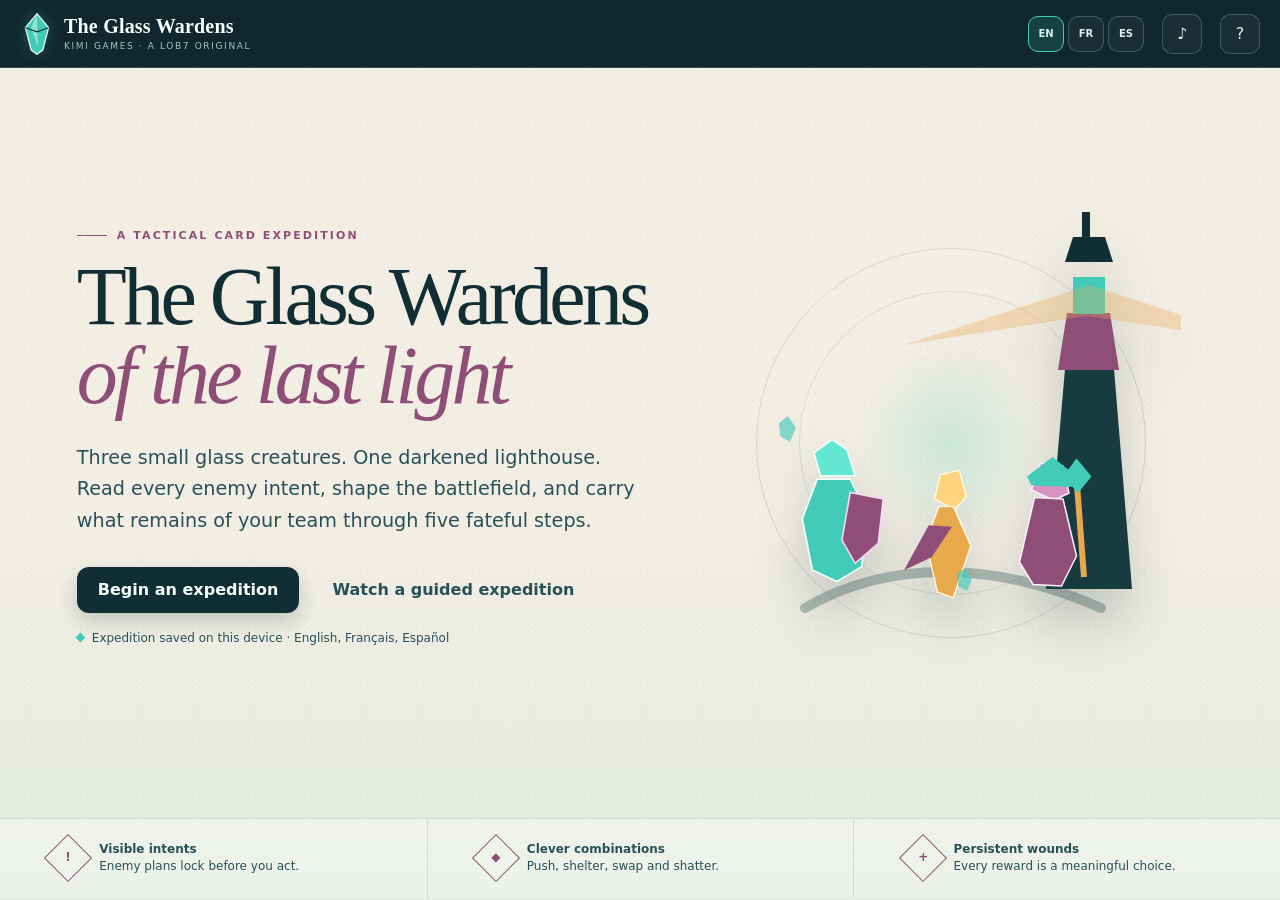
<file: index.html>
<!doctype html>
<html lang="en">
<head>
  <meta charset="utf-8">
  <meta name="viewport" content="width=device-width, initial-scale=1, viewport-fit=cover">
  <meta name="theme-color" content="#102e33">
  <meta name="description" content="Guide three glass wardens through tactical card battles and relight a ruined city's lighthouse.">
  <title>The Glass Wardens</title>
  <style>:root {
  --ink: #102e33;
  --ink-soft: #285058;
  --deep: #092228;
  --paper: #f2eee4;
  --paper-2: #e5dfcf;
  --turquoise: #43cbb9;
  --turquoise-light: #b6fff0;
  --amber: #e8a84c;
  --amber-light: #ffe1a0;
  --plum: #8f4e78;
  --plum-deep: #4d2948;
  --white: #f6fffb;
  --danger: #c75d56;
  --shadow: 0 16px 40px rgba(4, 25, 29, .18);
  --display: Georgia, 'Times New Roman', serif;
  --body: Inter, ui-sans-serif, system-ui, -apple-system, BlinkMacSystemFont, 'Segoe UI', sans-serif;
}
* { box-sizing: border-box; }
html { min-height: 100%; background: var(--deep); }
body { margin: 0; min-width: 320px; min-height: 100vh; color: var(--ink); font-family: var(--body); background: radial-gradient(circle at 85% 5%, rgba(67,203,185,.14), transparent 32rem), linear-gradient(145deg, #0d3438, var(--deep) 70%); }
button, input { font: inherit; }
button { -webkit-tap-highlight-color: transparent; }
button:focus-visible, [role=button]:focus-visible { outline: 3px solid var(--amber-light); outline-offset: 3px; }
button { cursor: pointer; }
button:disabled { cursor: not-allowed; }
.hidden { display: none !important; }
.sr-only { position: absolute; width: 1px; height: 1px; margin: -1px; padding: 0; overflow: hidden; clip: rect(0,0,0,0); white-space: nowrap; border: 0; }
.loading { min-height: 100vh; display: grid; place-content: center; text-align: center; color: var(--white); }
.loading-gem { display: block; width: 42px; height: 58px; margin: auto; background: linear-gradient(135deg, var(--white), var(--turquoise)); clip-path: polygon(50% 0,100% 38%,72% 100%,28% 100%,0 38%); animation: breathe 1.4s infinite; }
.app-shell { width: min(1480px, 100%); min-height: 100vh; margin: 0 auto; background: var(--paper); box-shadow: 0 0 80px rgba(0,0,0,.28); }
.topbar { min-height: 68px; padding: 10px 20px; display: flex; align-items: center; gap: 18px; color: var(--white); background: rgba(9,34,40,.97); border-bottom: 1px solid rgba(182,255,240,.18); }
.brand-button { display: flex; align-items: center; gap: 10px; padding: 0; color: inherit; background: none; border: 0; text-align: left; }
.brand-mark { width: 34px; height: 43px; filter: drop-shadow(0 0 8px rgba(67,203,185,.28)); }
.brand-name { font: 600 20px/1 var(--display); letter-spacing: .01em; }
.brand-sub { display: block; margin-top: 5px; color: #9fc7c3; font: 500 9px/1 var(--body); letter-spacing: .18em; text-transform: uppercase; }
.topbar-spacer { flex: 1; }
.seed-chip { color: #a9cbc6; font-size: 11px; letter-spacing: .06em; }
.icon-button, .language-button { min-width: 40px; min-height: 40px; padding: 8px 10px; border: 1px solid rgba(182,255,240,.22); border-radius: 10px; color: #d7eeea; background: rgba(255,255,255,.04); }
.icon-button:hover, .language-button:hover, .language-button.active { background: rgba(67,203,185,.16); border-color: var(--turquoise); }
.language-group { display: flex; gap: 4px; }
.language-button { min-width: 36px; min-height: 36px; padding: 6px; font-size: 10px; font-weight: 800; }
.screen { min-height: calc(100vh - 68px); }
.home { position: relative; overflow: hidden; background: linear-gradient(180deg, rgba(242,238,228,0) 55%, rgba(67,203,185,.09)); }
.home::before { content: ''; position: absolute; inset: 0; pointer-events: none; opacity: .38; background-image: radial-gradient(rgba(16,46,51,.15) .6px, transparent .6px); background-size: 7px 7px; }
.home-hero { position: relative; display: grid; grid-template-columns: 1.08fr .92fr; align-items: center; gap: 30px; min-height: calc(100vh - 150px); padding: clamp(34px, 6vw, 86px); }
.eyebrow { display: flex; align-items: center; gap: 10px; margin: 0 0 16px; color: var(--plum); font-size: 11px; font-weight: 800; letter-spacing: .19em; text-transform: uppercase; }
.eyebrow::before { content: ''; width: 30px; height: 1px; background: currentColor; }
.home h1 { max-width: 660px; margin: 0; color: var(--ink); font: 500 clamp(48px, 6.4vw, 88px)/.96 var(--display); letter-spacing: -.045em; }
.home h1 em { display: block; color: var(--plum); font-weight: 400; }
.home-lead { max-width: 560px; margin: 26px 0 30px; color: var(--ink-soft); font: 400 clamp(16px, 1.5vw, 20px)/1.65 var(--body); }
.home-actions { display: flex; flex-wrap: wrap; gap: 12px; }
.primary-button, .secondary-button, .text-button, .danger-button { min-height: 46px; padding: 12px 20px; border-radius: 12px; font-weight: 750; border: 1px solid transparent; transition: transform .16s, box-shadow .16s, background .16s; }
.primary-button { color: var(--white); background: var(--ink); box-shadow: 0 8px 20px rgba(16,46,51,.2); }
.primary-button:hover { transform: translateY(-2px); background: #17464b; box-shadow: 0 12px 24px rgba(16,46,51,.24); }
.secondary-button { color: var(--ink); background: rgba(255,255,255,.45); border-color: rgba(16,46,51,.24); }
.secondary-button:hover { background: var(--white); border-color: var(--turquoise); }
.text-button { color: var(--ink-soft); background: transparent; border-color: transparent; }
.text-button:hover { background: rgba(16,46,51,.07); }
.danger-button { color: var(--white); background: var(--plum-deep); }
.home-note { display: flex; align-items: center; gap: 8px; margin-top: 18px; color: var(--ink-soft); font-size: 12px; }
.home-note::before { content: ''; width: 7px; height: 7px; transform: rotate(45deg); background: var(--turquoise); }
.home-art { position: relative; min-height: 500px; display: grid; place-items: center; }
.lighthouse-halo { position: absolute; width: 390px; height: 390px; border-radius: 50%; border: 1px solid rgba(16,46,51,.13); }
.lighthouse-halo::before, .lighthouse-halo::after { content: ''; position: absolute; border-radius: 50%; inset: 42px; border: 1px solid rgba(16,46,51,.1); }
.lighthouse-halo::after { inset: 94px; background: radial-gradient(circle, rgba(67,203,185,.22), transparent 68%); border: 0; }
.home-figures { position: relative; width: min(460px, 100%); filter: drop-shadow(0 30px 25px rgba(16,46,51,.2)); }
.home-figures svg { display: block; width: 100%; }
.feature-strip { position: relative; display: grid; grid-template-columns: repeat(3,1fr); border-top: 1px solid rgba(16,46,51,.12); background: rgba(255,255,255,.32); }
.feature { padding: 22px clamp(20px,4vw,60px); display: flex; gap: 14px; align-items: center; color: var(--ink-soft); font-size: 12px; line-height: 1.45; }
.feature + .feature { border-left: 1px solid rgba(16,46,51,.12); }
.feature-icon { flex: 0 0 auto; display: grid; place-items: center; width: 34px; height: 34px; color: var(--plum); border: 1px solid currentColor; transform: rotate(45deg); }
.feature-icon span { transform: rotate(-45deg); font-weight: 800; }
.game-layout { display: grid; grid-template-columns: minmax(0,1fr) 290px; min-height: calc(100vh - 68px); }
.battle-main { min-width: 0; padding: 18px clamp(12px,2vw,28px) 22px; background: linear-gradient(180deg, #e9e5d9, #dcd8cb); }
.battle-sidebar { padding: 20px 18px; color: #e7f4f0; background: linear-gradient(180deg, #173c40, #102e33); border-left: 1px solid rgba(255,255,255,.08); }
.battle-heading { display: flex; align-items: flex-start; gap: 16px; margin-bottom: 14px; }
.battle-heading h1, .map-title h1, .choice-heading h1 { margin: 0; font: 500 28px/1.1 var(--display); }
.battle-heading p, .map-title p, .choice-heading p { margin: 6px 0 0; color: var(--ink-soft); font-size: 12px; }
.turn-chip { margin-left: auto; padding: 8px 12px; border: 1px solid rgba(16,46,51,.18); border-radius: 10px; color: var(--ink-soft); background: rgba(255,255,255,.4); font-size: 11px; font-weight: 800; text-transform: uppercase; letter-spacing: .1em; }
.boss-phase { flex-basis: 100%; padding: 10px 12px; color: var(--plum-deep); background: #efd6e5; border-left: 3px solid var(--plum); font-size: 12px; line-height: 1.45; }
.battle-status { display: flex; align-items: center; gap: 16px; margin-bottom: 12px; }
.energy-meter { display: flex; align-items: center; gap: 6px; }
.energy-label { margin-right: 4px; color: var(--ink-soft); font-size: 10px; font-weight: 800; letter-spacing: .1em; text-transform: uppercase; }
.energy-orb { width: 23px; height: 27px; display: grid; place-items: center; color: var(--ink); font-size: 10px; font-weight: 900; background: linear-gradient(135deg, var(--white), var(--turquoise)); clip-path: polygon(50% 0,100% 35%,76% 100%,24% 100%,0 35%); filter: drop-shadow(0 2px 3px rgba(16,46,51,.2)); }
.energy-orb.empty { background: #b4b8ad; opacity: .42; }
.pile-count { color: var(--ink-soft); font-size: 11px; }
.pile-count strong { color: var(--ink); }
.board-frame { position: relative; width: min(100%, 840px); margin: 0 auto; padding: 14px; border: 1px solid #b4b0a5; border-radius: 18px; background: linear-gradient(135deg, #c5c1b5, #f0ece2 45%, #b9b5aa); box-shadow: 0 14px 30px rgba(16,46,51,.18), inset 0 1px rgba(255,255,255,.8); }
.board { position: relative; display: grid; grid-template-columns: repeat(7,1fr); gap: 5px; width: 100%; aspect-ratio: 7/5; padding: 6px; border-radius: 11px; background: #838b82; box-shadow: inset 0 2px 8px rgba(16,46,51,.3); }
.cell { position: relative; min-width: 0; min-height: 0; overflow: hidden; border: 1px solid rgba(255,255,255,.42); border-radius: 7px; background: linear-gradient(145deg, #e4e2d7, #c9cec1); box-shadow: inset 0 -4px 8px rgba(16,46,51,.09); cursor: pointer; user-select: none; }
.cell:nth-child(3n) { background: linear-gradient(145deg, #dedfd3, #c4cbbb); }
.cell::after { content: ''; position: absolute; inset: 0; pointer-events: none; opacity: .24; background: linear-gradient(115deg, transparent 35%, rgba(255,255,255,.8) 36%, transparent 39%); }
.cell-coordinate { position: absolute; left: 4px; bottom: 2px; z-index: 1; color: rgba(16,46,51,.36); font-size: clamp(6px,1vw,9px); font-weight: 800; }
.cell.threatened { background-color: #ead2b5; background-image: repeating-linear-gradient(135deg, rgba(143,78,120,.09) 0 4px, transparent 4px 9px), linear-gradient(145deg, #eee0c9, #d6c3ae); }
.threat-marker { position: absolute; z-index: 4; right: 3px; bottom: 3px; min-width: 20px; padding: 2px 4px; border-radius: 5px; color: var(--white); background: var(--plum-deep); font-size: clamp(7px,1vw,10px); font-weight: 900; text-align: center; box-shadow: 0 1px 3px rgba(0,0,0,.2); }
.cell.legal { border: 2px solid var(--turquoise); box-shadow: inset 0 0 0 2px rgba(246,255,251,.7), 0 0 12px rgba(67,203,185,.36); }
.cell.legal::before { content: ''; position: absolute; z-index: 5; left: 50%; top: 50%; width: 12px; height: 12px; transform: translate(-50%,-50%) rotate(45deg); border: 2px solid var(--ink); background: var(--turquoise-light); opacity: .85; }
.cell.legal:has(.unit)::before, .cell.legal:has(.crystal)::before { width: auto; height: auto; content: '◆'; display: grid; place-items: center; padding: 3px; color: var(--ink); background: var(--turquoise-light); font-size: 10px; }
.cell.chosen { border: 3px solid var(--amber); background: linear-gradient(145deg, #fff1bd, #efc878); box-shadow: inset 0 0 0 2px var(--amber-light), 0 0 16px rgba(232,168,76,.6); }
.selection-marker { position: absolute; z-index: 6; left: 4px; top: 4px; display: grid; place-items: center; width: 21px; height: 21px; border: 1px solid var(--amber-light); border-radius: 50%; color: var(--amber-light); background: var(--ink); font-size: 14px; font-weight: 900; pointer-events: none; }
.cell.chosen:has(.unit) .selection-marker { top: auto; bottom: 10px; }
.cell.obstacle { cursor: default; background: linear-gradient(145deg, #8d9187, #646e68); }
.obstacle-shape { position: absolute; inset: 13% 10% 18%; border: 1px solid rgba(255,255,255,.25); border-radius: 5px 8px 4px 7px; background: linear-gradient(135deg, #a9aca0, #6d7770); box-shadow: 5px 7px 0 #515d58, inset 2px 2px rgba(255,255,255,.22); }
.obstacle-shape::after { content: ''; position: absolute; inset: 20% 25%; border-left: 2px solid rgba(16,46,51,.25); transform: rotate(28deg); }
.hazard-shape { position: absolute; inset: 18%; opacity: .65; background: var(--plum); clip-path: polygon(0 100%,12% 43%,26% 76%,41% 10%,52% 72%,70% 29%,77% 75%,100% 49%,88% 100%); }
.crystal { position: absolute; z-index: 3; inset: 9% 20% 8%; display: grid; place-items: center; filter: drop-shadow(0 0 8px rgba(67,203,185,.6)); }
.crystal svg { width: 100%; height: 100%; animation: crystalGlow 2.4s ease-in-out infinite; }
.unit { position: absolute; z-index: 6; inset: 2% 8% 5%; display: flex; flex-direction: column; align-items: center; justify-content: flex-end; pointer-events: none; }
.unit-svg { flex: 1; width: 100%; min-height: 0; display: grid; place-items: center; filter: drop-shadow(0 5px 3px rgba(16,46,51,.28)); }
.unit-svg svg { width: 100%; height: 100%; overflow: visible; }
.unit.hero .unit-svg { animation: heroIdle 3s ease-in-out infinite; }
.unit.enemy .unit-svg { animation: enemyIdle 2.7s ease-in-out infinite; }
.unit-hp { position: relative; width: 86%; height: 5px; margin-bottom: 2px; overflow: hidden; border-radius: 4px; background: rgba(9,34,40,.65); border: 1px solid rgba(246,255,251,.55); }
.unit-hp span { display: block; height: 100%; background: var(--turquoise-light); }
.unit.enemy .unit-hp span { background: var(--amber-light); }
.unit-guard { position: absolute; inset: 4%; border: 3px solid var(--turquoise-light); border-radius: 50%; box-shadow: inset 0 0 12px rgba(67,203,185,.5), 0 0 10px rgba(67,203,185,.5); animation: guardPulse 1.3s infinite; }
.intent-badge { position: absolute; z-index: 8; top: 2px; left: 2px; min-width: 25px; padding: 3px 5px; border-radius: 6px; color: var(--white); background: var(--plum-deep); border: 1px solid rgba(255,255,255,.5); font-size: clamp(7px,1.1vw,11px); font-weight: 900; line-height: 1; box-shadow: 0 2px 4px rgba(16,46,51,.25); }
.intent-badge.move { color: var(--ink); background: var(--amber-light); }
.intent-badge.heal { color: var(--ink); background: var(--turquoise-light); }
.intent-info { position: absolute; z-index: 9; top: 2px; right: 2px; width: 22px; height: 22px; padding: 0; border: 1px solid rgba(16,46,51,.35); border-radius: 50%; color: var(--ink); background: rgba(246,255,251,.85); font: 800 11px/1 var(--body); }
.board-legend { display: flex; flex-wrap: wrap; justify-content: center; gap: 14px; margin: 10px 0 0; color: var(--ink-soft); font-size: 10px; }
.legend-item { display: inline-flex; align-items: center; gap: 5px; }
.legend-symbol { width: 14px; height: 14px; display: inline-grid; place-items: center; border: 1px solid currentColor; font-size: 9px; font-weight: 900; }
.legend-symbol.threat { background: #dfc6aa; color: var(--plum-deep); }
.legend-symbol.move { border-style: dashed; color: #168a7d; }
.legend-symbol.crystal-legend { transform: rotate(45deg); color: #168a7d; background: var(--turquoise-light); }
.team-mini { display: flex; gap: 6px; margin-left: auto; }
.team-mini-dot { width: 12px; height: 16px; clip-path: polygon(50% 0,100% 35%,76% 100%,24% 100%,0 35%); background: var(--turquoise); }
.team-mini-dot.downed { background: #8a8f88; }
.sidebar-section + .sidebar-section { margin-top: 22px; padding-top: 20px; border-top: 1px solid rgba(182,255,240,.13); }
.sidebar-title { display: flex; align-items: center; justify-content: space-between; margin: 0 0 12px; color: #9fc7c3; font-size: 10px; font-weight: 800; letter-spacing: .14em; text-transform: uppercase; }
.hero-row { width: 100%; display: grid; grid-template-columns: 34px 1fr auto; gap: 10px; align-items: center; padding: 9px 7px; color: inherit; text-align: left; background: transparent; border: 1px solid transparent; border-radius: 10px; }
.hero-row:hover, .hero-row.selected { background: rgba(67,203,185,.1); border-color: rgba(67,203,185,.4); }
.hero-row.downed { opacity: .5; }
.hero-portrait { width: 32px; height: 40px; }
.hero-portrait svg { width: 100%; height: 100%; }
.hero-row-name { display: block; font: 500 15px/1.2 var(--display); }
.hero-row-meta { display: block; margin-top: 4px; color: #a9cbc6; font-size: 10px; }
.hero-state { color: var(--turquoise-light); font-size: 9px; font-weight: 800; text-align: right; }
.hp-track { display: block; height: 4px; margin-top: 6px; overflow: hidden; border-radius: 3px; background: rgba(255,255,255,.12); }
.hp-track span { display: block; height: 100%; background: var(--turquoise); }
.intent-row { width: 100%; display: grid; grid-template-columns: 30px 1fr; gap: 9px; padding: 9px 4px; color: inherit; text-align: left; border: 0; border-bottom: 1px solid rgba(182,255,240,.08); background: transparent; }
.intent-row:hover { background: rgba(255,255,255,.05); }
.intent-row-icon { display: grid; place-items: center; width: 28px; height: 28px; color: var(--amber-light); border: 1px solid rgba(255,225,160,.4); border-radius: 7px; font-weight: 900; }
.intent-row-name { display: block; font-size: 12px; font-weight: 750; }
.intent-row-text { display: block; margin-top: 3px; color: #a9cbc6; font-size: 10px; line-height: 1.45; }
.log-list { margin: 0; padding: 0; list-style: none; color: #a9cbc6; font-size: 10px; line-height: 1.5; }
.log-list li + li { margin-top: 6px; }
.hand-zone { margin-top: 16px; }
.hand-heading { display: flex; align-items: center; gap: 10px; margin-bottom: 10px; }
.hand-heading h2 { margin: 0; font: 500 18px/1 var(--display); }
.hand-heading span { color: var(--ink-soft); font-size: 10px; }
.end-turn { margin-left: auto; min-width: 160px; padding: 11px 18px; color: var(--white); background: var(--plum-deep); border: 2px solid var(--plum); border-radius: 12px; box-shadow: 0 5px 0 #321c31; font-weight: 800; }
.end-turn:hover { transform: translateY(-1px); background: #61345a; }
.end-turn:active { transform: translateY(3px); box-shadow: 0 2px 0 #321c31; }
.end-turn small { display: block; margin-top: 3px; color: #d8b7ce; font-size: 9px; font-weight: 500; }
.hand { display: grid; grid-template-columns: repeat(5,minmax(120px,1fr)); gap: 9px; }
.card { position: relative; min-width: 0; min-height: 205px; padding: 10px 10px 9px; overflow: hidden; color: var(--ink); text-align: left; border: 1px solid #b7b3a7; border-radius: 12px; background: linear-gradient(160deg, #fffdf5, #e8e3d5); box-shadow: 0 4px 0 #b0aca0, 0 8px 16px rgba(16,46,51,.12); transition: transform .15s, box-shadow .15s; }
.card:hover:not(:disabled) { transform: translateY(-5px); box-shadow: 0 6px 0 #aaa69a, 0 14px 20px rgba(16,46,51,.18); }
.card.selected { transform: translateY(-6px); border: 2px solid var(--turquoise); box-shadow: 0 5px 0 #378f83, 0 0 20px rgba(67,203,185,.38); }
.card:disabled { opacity: .5; filter: saturate(.5); }
.card-hero { display: flex; align-items: center; gap: 5px; padding-right: 26px; color: var(--ink-soft); font-size: 8px; font-weight: 900; letter-spacing: .09em; text-transform: uppercase; }
.card-hero::before { content: ''; width: 7px; height: 7px; transform: rotate(45deg); background: var(--turquoise); }
.card.hero-scout .card-hero::before { background: var(--amber); }
.card.hero-artificer .card-hero::before { background: var(--plum); }
.card-cost { position: absolute; top: 7px; right: 8px; width: 25px; height: 29px; display: grid; place-items: center; color: var(--ink); background: linear-gradient(135deg,var(--white),var(--turquoise)); clip-path: polygon(50% 0,100% 35%,76% 100%,24% 100%,0 35%); font-size: 13px; font-weight: 900; }
.card-art { height: 58px; margin: 7px 0 5px; display: grid; place-items: center; color: var(--plum); border-top: 1px solid rgba(16,46,51,.1); border-bottom: 1px solid rgba(16,46,51,.1); background: radial-gradient(ellipse, rgba(67,203,185,.13), transparent 65%); }
.card-art svg { width: 58px; height: 58px; }
.card-name { display: block; font: 600 15px/1.1 var(--display); }
.card-target { display: block; margin-top: 4px; color: var(--plum); font-size: 8px; font-weight: 850; letter-spacing: .04em; text-transform: uppercase; }
.card-description { display: block; margin-top: 7px; color: var(--ink-soft); font-size: 10px; line-height: 1.35; }
.card-level { position: absolute; right: 8px; bottom: 6px; display: flex; gap: 3px; }
.card-level i { width: 6px; height: 6px; transform: rotate(45deg); background: var(--amber); }
.combat-controls { position: sticky; z-index: 20; bottom: 8px; display: flex; flex-wrap: wrap; align-items: center; justify-content: flex-end; gap: 12px; margin-top: 12px; padding: 10px; border: 1px solid rgba(16,46,51,.2); border-radius: 12px; background: var(--paper-2); box-shadow: 0 6px 18px rgba(16,46,51,.16); }
.combat-controls.has-preview { color: var(--white); border-color: var(--turquoise); background: var(--ink); }
.preview-panel { flex: 1 1 230px; min-width: 0; }
.combat-actions { display: flex; align-items: stretch; justify-content: flex-end; gap: 8px; }
.combat-actions .end-turn { margin-left: 0; }
.combat-actions .confirm-button { color: var(--ink); background: var(--amber-light); }
.combat-actions .confirm-button:hover { background: #ffedc5; }
.combat-actions .cancel-button { color: var(--white); border-color: rgba(255,255,255,.45); background: transparent; }
.combat-actions .cancel-button:hover { background: rgba(255,255,255,.12); }
.preview-title { margin: 0 0 5px; color: var(--turquoise-light); font: 500 16px/1.2 var(--display); }
.preview-text { color: #d4e8e4; font-size: 11px; line-height: 1.55; }
.empty-hand { grid-column: 1/-1; padding: 28px; color: var(--ink-soft); text-align: center; border: 1px dashed rgba(16,46,51,.25); border-radius: 12px; font-size: 12px; }
.map-screen, .choice-screen, .ending-screen { padding: clamp(24px,4vw,54px); background: radial-gradient(circle at 90% 10%, rgba(67,203,185,.14), transparent 26rem), var(--paper); }
.map-title, .choice-heading { text-align: center; }
.map-title h1, .choice-heading h1 { font-size: clamp(30px,4vw,46px); }
.map-summary { display: flex; justify-content: center; gap: 10px; margin: 20px auto 26px; }
.summary-hero { min-width: 140px; display: flex; align-items: center; gap: 9px; padding: 9px 12px; border: 1px solid rgba(16,46,51,.15); border-radius: 10px; background: rgba(255,255,255,.38); }
.summary-hero .hero-portrait { width: 26px; height: 34px; }
.summary-hero-name { font-size: 11px; font-weight: 800; }
.summary-hero-hp { margin-top: 3px; color: var(--ink-soft); font-size: 10px; }
.expedition { display: grid; grid-template-columns: minmax(0,1fr) 260px; gap: 26px; max-width: 1120px; margin: auto; }
.route-map { position: relative; display: grid; grid-template-columns: repeat(6,1fr); gap: 10px; align-items: center; min-height: 330px; padding: 24px 16px; border: 1px solid rgba(16,46,51,.15); border-radius: 18px; background: linear-gradient(145deg, rgba(255,255,255,.5), rgba(211,221,205,.5)); box-shadow: var(--shadow); }
.route-map::before { content: ''; position: absolute; left: 8%; right: 8%; top: 50%; height: 2px; background: repeating-linear-gradient(90deg,rgba(16,46,51,.25) 0 7px,transparent 7px 13px); }
.route-stage { position: relative; z-index: 1; display: flex; flex-direction: column; gap: 10px; }
.route-stage-label { color: var(--ink-soft); font-size: 9px; font-weight: 800; letter-spacing: .1em; text-align: center; text-transform: uppercase; }
.route-node { min-height: 92px; padding: 10px 6px; display: flex; flex-direction: column; align-items: center; justify-content: center; gap: 7px; color: var(--ink); border: 1px solid rgba(16,46,51,.18); border-radius: 12px; background: #f5f2e8; box-shadow: 0 4px 8px rgba(16,46,51,.08); text-align: center; }
button.route-node:hover { transform: translateY(-3px); border-color: var(--turquoise); box-shadow: 0 8px 16px rgba(16,46,51,.15); }
.route-node.completed { opacity: .65; background: #d4dfd2; }
.route-node.locked { opacity: .34; }
.route-node.final { color: var(--white); background: var(--plum-deep); border-color: var(--plum); }
.route-node-icon { width: 34px; height: 34px; display: grid; place-items: center; color: var(--plum); }
.route-node.final .route-node-icon { color: var(--amber-light); }
.route-node-icon svg { width: 100%; height: 100%; }
.route-node-name { font: 600 12px/1.15 var(--display); }
.route-node-type { color: var(--ink-soft); font-size: 8px; font-weight: 800; letter-spacing: .08em; text-transform: uppercase; }
.route-node.final .route-node-type { color: #d8b7ce; }
.deck-panel { padding: 20px; border: 1px solid rgba(16,46,51,.15); border-radius: 16px; background: rgba(255,255,255,.45); }
.deck-panel h2 { margin: 0 0 5px; font: 500 22px/1.2 var(--display); }
.deck-panel > p { margin: 0 0 16px; color: var(--ink-soft); font-size: 11px; line-height: 1.5; }
.deck-list { display: grid; gap: 7px; }
.deck-item { display: flex; align-items: center; gap: 8px; padding-bottom: 7px; border-bottom: 1px solid rgba(16,46,51,.08); font-size: 11px; }
.deck-item-symbol { color: var(--plum); font-weight: 900; }
.deck-item-count { margin-left: auto; color: var(--ink-soft); }
.deck-item-level { color: var(--amber); font-weight: 900; }
.choice-screen { min-height: calc(100vh - 68px); }
.choice-subtitle { max-width: 620px; margin: 10px auto 28px; color: var(--ink-soft); text-align: center; font-size: 13px; line-height: 1.6; }
.choice-grid { display: grid; grid-template-columns: repeat(3,minmax(0,260px)); justify-content: center; gap: 20px; }
.choice-card { position: relative; min-height: 320px; padding: 22px; display: flex; flex-direction: column; align-items: center; color: var(--ink); text-align: center; border: 1px solid rgba(16,46,51,.18); border-radius: 18px; background: linear-gradient(155deg,#fffdf5,#e4e1d4); box-shadow: 0 8px 0 #c5c1b5, 0 20px 35px rgba(16,46,51,.12); }
.choice-card:hover { transform: translateY(-5px); border-color: var(--turquoise); box-shadow: 0 10px 0 #b9c9bd, 0 25px 40px rgba(16,46,51,.16); }
.choice-kind { color: var(--plum); font-size: 9px; font-weight: 850; letter-spacing: .14em; text-transform: uppercase; }
.choice-art { width: 110px; height: 110px; margin: 20px 0; display: grid; place-items: center; color: var(--plum); border: 1px solid rgba(16,46,51,.12); border-radius: 50%; background: radial-gradient(circle,rgba(67,203,185,.18),transparent 70%); }
.choice-art svg { width: 74px; height: 74px; }
.choice-card h2 { margin: 0; font: 500 25px/1.15 var(--display); }
.choice-card p { color: var(--ink-soft); font-size: 12px; line-height: 1.6; }
.choice-cta { margin-top: auto; padding-top: 16px; color: var(--ink); font-size: 11px; font-weight: 850; text-transform: uppercase; letter-spacing: .1em; }
.ending-screen { min-height: calc(100vh - 68px); display: grid; place-content: center; text-align: center; }
.ending-art { width: 230px; height: 190px; margin: 0 auto 12px; color: var(--plum); }
.ending-art svg { width: 100%; height: 100%; }
.ending-screen h1 { margin: 0; font: 500 clamp(40px,6vw,70px)/1 var(--display); }
.ending-lead { max-width: 580px; margin: 18px auto; color: var(--ink-soft); line-height: 1.65; }
.ending-stats { display: flex; flex-wrap: wrap; justify-content: center; gap: 10px; margin: 20px 0 28px; }
.ending-stat { min-width: 100px; padding: 12px; border: 1px solid rgba(16,46,51,.15); border-radius: 10px; background: rgba(255,255,255,.42); }
.ending-stat strong { display: block; font: 500 26px/1 var(--display); }
.ending-stat span { display: block; margin-top: 6px; color: var(--ink-soft); font-size: 9px; font-weight: 800; letter-spacing: .09em; text-transform: uppercase; }
.ending-actions { display: flex; flex-wrap: wrap; justify-content: center; gap: 10px; }
.modal-backdrop { position: fixed; z-index: 100; inset: 0; display: grid; place-items: center; padding: 20px; background: rgba(5,24,28,.78); backdrop-filter: blur(5px); }
.modal { width: min(680px,100%); max-height: min(780px,90vh); overflow-y: auto; padding: 26px; border: 1px solid rgba(182,255,240,.25); border-radius: 18px; background: var(--paper); box-shadow: 0 30px 80px rgba(0,0,0,.4); }
.modal-header { display: flex; align-items: flex-start; gap: 20px; }
.modal-header h2 { margin: 0; font: 500 30px/1.1 var(--display); }
.modal-header .icon-button { margin-left: auto; color: var(--ink); border-color: rgba(16,46,51,.2); }
.modal-body { margin-top: 20px; color: var(--ink-soft); font-size: 13px; line-height: 1.65; }
.modal-body h3 { margin: 22px 0 6px; color: var(--ink); font: 600 18px/1.2 var(--display); }
.modal-body p { margin: 7px 0; }
.modal-body ul { padding-left: 20px; }
.rule-grid { display: grid; grid-template-columns: repeat(2,1fr); gap: 10px; margin-top: 14px; }
.rule-item { padding: 12px; border: 1px solid rgba(16,46,51,.13); border-radius: 10px; background: rgba(255,255,255,.4); }
.rule-item strong { display: block; color: var(--ink); }
.intent-detail { padding: 14px; color: var(--white); border-radius: 10px; background: var(--ink); }
#toast { position: fixed; z-index: 120; left: 50%; bottom: 24px; max-width: calc(100% - 32px); padding: 11px 16px; transform: translate(-50%,20px); color: var(--white); border-radius: 10px; background: var(--plum-deep); box-shadow: var(--shadow); font-size: 12px; opacity: 0; pointer-events: none; transition: opacity .2s, transform .2s; }
#toast.visible { opacity: 1; transform: translate(-50%,0); }
.fx-hit { animation: hit .32s ease-out; }
.autoplay-banner { position: fixed; z-index: 50; left: 12px; bottom: 12px; padding: 8px 12px; color: var(--white); border: 1px solid rgba(182,255,240,.3); border-radius: 9px; background: rgba(9,34,40,.9); font-size: 10px; }
@keyframes breathe { 50% { transform: translateY(-5px); filter: drop-shadow(0 0 12px var(--turquoise)); } }
@keyframes crystalGlow { 50% { transform: translateY(-3px); filter: brightness(1.25); } }
@keyframes heroIdle { 50% { transform: translateY(-2px); } }
@keyframes enemyIdle { 50% { transform: translateY(1px); } }
@keyframes guardPulse { 50% { opacity: .55; transform: scale(.94); } }
@keyframes hit { 25% { transform: translateX(-5px); filter: brightness(1.7); } 60% { transform: translateX(4px); } }
.unit.downed { opacity: .3; filter: grayscale(1); }
@media (min-width: 901px) and (max-height: 800px) {
  .battle-main { padding-top: 10px; }
  .battle-heading { margin-bottom: 8px; }
  .battle-heading h1 { font-size: 24px; }
  .battle-status { margin-bottom: 8px; }
  .board-frame { width: min(100%, max(380px, calc((100vh - 410px) * 1.4)), 840px); padding: 8px; }
  .board-legend { margin-top: 4px; }
  .hand-zone { margin-top: 8px; }
  .hand-heading { margin-bottom: 6px; }
  .card { min-height: 180px; }
  .card-art { height: 42px; }
  .card-art svg { width: 42px; height: 42px; }
}
@media (max-width: 1180px) {
  .game-layout { grid-template-columns: minmax(0,1fr) 250px; }
  .hand { overflow-x: auto; grid-template-columns: repeat(5,minmax(135px,1fr)); padding: 5px 2px 12px; }
  .card { min-height: 200px; }
  .route-map { padding: 18px 8px; gap: 5px; }
  .route-node { min-height: 82px; }
}
@media (max-width: 900px) {
  .home-hero { grid-template-columns: 1fr; min-height: auto; padding: 46px 34px; }
  .home-copy { position: relative; z-index: 2; }
  .home-art { position: absolute; right: -80px; top: 40px; width: 480px; opacity: .16; }
  .home h1 { max-width: 540px; }
  .feature-strip { grid-template-columns: 1fr; }
  .feature + .feature { border-left: 0; border-top: 1px solid rgba(16,46,51,.1); }
  .game-layout { display: block; }
  .battle-sidebar { display: grid; grid-template-columns: 1fr 1fr; gap: 20px; border-left: 0; }
  .sidebar-section + .sidebar-section { margin: 0; padding: 0 0 0 20px; border-top: 0; border-left: 1px solid rgba(182,255,240,.13); }
  .sidebar-section.log-section { display: none; }
  .expedition { grid-template-columns: 1fr; }
  .deck-panel { display: none; }
  .route-map { min-height: 280px; }
}
@media (max-width: 640px) {
  .topbar { min-height: 58px; padding: 8px 10px; gap: 7px; }
  .brand-mark { width: 26px; height: 34px; }
  .brand-name { font-size: 15px; }
  .brand-sub, .seed-chip { display: none; }
  .icon-button { min-width: 36px; min-height: 36px; padding: 6px; }
  .language-button { min-width: 30px; min-height: 34px; font-size: 9px; }
  .screen { min-height: calc(100vh - 58px); }
  .home-hero { padding: 38px 22px; }
  .home h1 { font-size: clamp(43px,14vw,64px); }
  .home-lead { font-size: 15px; }
  .home-actions { flex-direction: column; align-items: stretch; }
  .home-actions button { width: 100%; }
  .battle-main { padding: 12px 7px 18px; }
  .battle-heading { gap: 8px; margin: 0 5px 10px; flex-wrap: wrap; }
  .battle-heading h1 { font-size: 22px; }
  .battle-heading p { font-size: 10px; }
  .turn-chip { padding: 6px 8px; font-size: 9px; }
  .battle-status { gap: 8px; margin: 0 5px 9px; }
  .energy-label { display: none; }
  .energy-orb { width: 18px; height: 22px; }
  .pile-count { font-size: 9px; }
  .board-frame { padding: 6px; border-radius: 11px; }
  .board { gap: 2px; padding: 3px; }
  .cell { border-radius: 4px; }
  .cell-coordinate { display: none; }
  .intent-badge { top: 1px; left: 1px; min-width: 19px; padding: 2px 3px; font-size: 7px; }
  .intent-info { top: 1px; right: 1px; width: 17px; height: 17px; font-size: 9px; }
  .threat-marker { right: 1px; bottom: 1px; min-width: 16px; padding: 1px 2px; font-size: 7px; }
  .unit { inset: 1% 5% 3%; }
  .unit-hp { height: 4px; }
  .board-legend { gap: 8px; font-size: 8px; }
  .battle-sidebar { padding: 14px 10px; gap: 8px; }
  .sidebar-section + .sidebar-section { padding-left: 8px; }
  .hero-row { grid-template-columns: 24px 1fr; gap: 5px; padding: 6px 2px; }
  .hero-portrait { width: 24px; height: 31px; }
  .hero-row-name { font-size: 12px; }
  .hero-state { display: none; }
  .intent-row { grid-template-columns: 22px 1fr; gap: 5px; padding: 6px 1px; }
  .intent-row-icon { width: 21px; height: 21px; font-size: 10px; }
  .intent-row-name { font-size: 10px; }
  .intent-row-text { font-size: 8px; }
  .hand-zone { margin-top: 12px; }
  .hand-heading { margin: 0 4px 8px; flex-wrap: wrap; }
  .hand-heading h2 { font-size: 16px; }
  .end-turn { min-width: 130px; padding: 9px 12px; font-size: 12px; }
  .hand { grid-template-columns: repeat(5,128px); gap: 8px; }
  .card { min-height: 192px; padding: 8px; }
  .card-art { height: 48px; }
  .card-art svg { width: 48px; height: 48px; }
  .card-name { font-size: 14px; }
  .card-description { font-size: 9px; }
  .combat-controls { bottom: 6px; gap: 8px; padding: 8px; }
  .preview-panel { flex-basis: 100%; }
  .preview-title { font-size: 14px; }
  .preview-text { font-size: 10px; }
  .combat-actions { width: 100%; gap: 5px; }
  .combat-actions button { flex: 1; min-width: 0; min-height: 44px; padding: 8px; font-size: 12px; }
  .combat-actions .confirm-button { flex-grow: 1.3; }
  .combat-controls.has-preview .end-turn small { display: none; }
  .selection-marker { left: 2px; top: 2px; width: 17px; height: 17px; font-size: 11px; }
  .map-screen, .choice-screen, .ending-screen { padding: 24px 12px; }
  .map-summary { gap: 5px; margin: 15px auto; }
  .summary-hero { min-width: 0; flex: 1; padding: 7px; gap: 4px; }
  .summary-hero .hero-portrait { width: 21px; }
  .summary-hero-name { font-size: 9px; }
  .summary-hero-hp { font-size: 8px; }
  .route-map { min-height: 240px; padding: 16px 4px; gap: 3px; }
  .route-stage { gap: 6px; }
  .route-stage-label { font-size: 7px; }
  .route-node { min-height: 70px; padding: 6px 2px; border-radius: 8px; }
  .route-node-icon { width: 25px; height: 25px; }
  .route-node-name { font-size: 9px; }
  .route-node-type { font-size: 6px; }
  .choice-grid { grid-template-columns: 1fr; gap: 14px; }
  .choice-card { min-height: 230px; padding: 17px; }
  .choice-art { width: 76px; height: 76px; margin: 12px; }
  .choice-art svg { width: 54px; height: 54px; }
  .choice-card h2 { font-size: 22px; }
  .choice-card p { margin: 8px 0; }
  .modal { padding: 20px 16px; }
  .rule-grid { grid-template-columns: 1fr; }
}
@media (prefers-reduced-motion: reduce) {
  *, *::before, *::after { animation-duration: .01ms !important; animation-iteration-count: 1 !important; scroll-behavior: auto !important; transition-duration: .01ms !important; }
}
</style>
</head>
<body>
  <div id="app"><div class="loading"><span class="loading-gem"></span><p>Kindling the glass…</p></div></div>
  <div id="modal-root"></div>
  <div id="toast" role="status" aria-live="polite"></div>
  <script>(function (root, factory) {
  const api = factory();
  if (typeof module === 'object' && module.exports) module.exports = api;
  else root.VeilleursEngine = api;
})(typeof globalThis !== 'undefined' ? globalThis : this, function () {
  'use strict';

  const WIDTH = 7;
  const HEIGHT = 5;
  const SAVE_VERSION = 1;
  const INITIAL_COLLECTION = [
    'bash', 'bash', 'safeguard', 'safeguard', 'edge', 'edge',
    'bolt', 'bolt', 'shatter', 'swap', 'resonance', 'vault'
  ];
  const CARD_ORDER = ['bash', 'safeguard', 'fortify', 'edge', 'vault', 'bolt', 'swap', 'shatter', 'resonance', 'mend'];
  const CARDS = {
    bash: { hero: 'guardian', cost: 1, range: 1, target: 'enemy', effect: 'bash', value: 2 },
    safeguard: { hero: 'guardian', cost: 1, range: 3, target: 'hero', effect: 'guard', value: 3 },
    fortify: { hero: 'guardian', cost: 2, range: 0, target: 'self', effect: 'fortify', value: 2 },
    edge: { hero: 'scout', cost: 1, range: 1, target: 'enemy', effect: 'edge', value: 3 },
    vault: { hero: 'scout', cost: 1, range: 3, target: 'cell', effect: 'vault', value: 0 },
    bolt: { hero: 'artificer', cost: 1, range: 4, target: 'enemy', effect: 'bolt', value: 2 },
    swap: { hero: 'artificer', cost: 1, range: 4, target: 'twoHeroes', effect: 'swap', value: 0 },
    shatter: { hero: 'artificer', cost: 2, range: 4, target: 'crystal', effect: 'shatter', value: 3 },
    resonance: { hero: 'artificer', cost: 1, range: 4, target: 'crystal', effect: 'resonance', value: 3 },
    mend: { hero: 'artificer', cost: 1, range: 3, target: 'hero', effect: 'mend', value: 3 }
  };
  const ENEMIES = {
    hound: { hp: 6, damage: 2, behavior: 'pursue' },
    sentry: { hp: 5, damage: 2, behavior: 'snipe' },
    ram: { hp: 8, damage: 3, behavior: 'charge' },
    weaver: { hp: 6, damage: 2, behavior: 'weave' },
    boss: { hp: 24, damage: 2, behavior: 'boss' }
  };
  const HEROES = [
    { id: 'guardian', maxHp: 14, x: 1, y: 2 },
    { id: 'scout', maxHp: 10, x: 0, y: 1 },
    { id: 'artificer', maxHp: 11, x: 0, y: 3 }
  ];
  const LAYOUTS = [
    {
      obstacles: [[3, 1], [3, 3]], crystals: [[3, 2]],
      hazards: [[4, 0], [4, 4], [5, 2]]
    },
    {
      obstacles: [[2, 0], [2, 3], [4, 1], [4, 4]], crystals: [[3, 2], [5, 3]],
      hazards: [[3, 0], [3, 4], [5, 1]]
    },
    {
      obstacles: [[2, 1], [2, 2], [4, 2], [4, 3]], crystals: [[3, 0], [3, 4]],
      hazards: [[3, 2], [5, 1], [5, 3]]
    }
  ];
  const SPAWNS = [[6, 2], [6, 0], [6, 4], [5, 1], [5, 3], [4, 0], [4, 4]];
  const ENCOUNTERS = [
    ['hound', 'hound', 'sentry'],
    ['ram', 'hound', 'sentry'],
    ['weaver', 'hound', 'sentry', 'ram'],
    ['ram', 'weaver', 'hound', 'sentry'],
    ['ram', 'ram', 'weaver', 'sentry', 'hound']
  ];
  const DIRECTIONS = [[0, -1], [1, 0], [0, 1], [-1, 0]];

  function clone(value) { return JSON.parse(JSON.stringify(value)); }
  function inside(x, y) { return x >= 0 && x < WIDTH && y >= 0 && y < HEIGHT; }
  function distance(a, b) { return Math.abs(a.x - b.x) + Math.abs(a.y - b.y); }
  function cellKey(x, y) { return `${x},${y}`; }
  function sameCell(a, b) { return a && b && a.x === b.x && a.y === b.y; }
  function hashSeed(input) {
    const text = String(input == null ? 'glass' : input);
    let hash = 2166136261;
    for (let i = 0; i < text.length; i += 1) {
      hash ^= text.charCodeAt(i);
      hash = Math.imul(hash, 16777619);
    }
    return (hash >>> 0) || 0x6d2b79f5;
  }
  function random(state) {
    let x = state.rngState >>> 0;
    x ^= x << 13;
    x ^= x >>> 17;
    x ^= x << 5;
    state.rngState = x >>> 0;
    return state.rngState / 4294967296;
  }
  function shuffle(state, array) {
    for (let i = array.length - 1; i > 0; i -= 1) {
      const j = Math.floor(random(state) * (i + 1));
      [array[i], array[j]] = [array[j], array[i]];
    }
    return array;
  }
  function aliveHeroes(state) { return state.heroes.filter(hero => hero.hp > 0); }
  function aliveEnemies(state) { return state.combat ? state.combat.enemies.filter(enemy => enemy.hp > 0) : []; }
  function heroById(state, id) { return state.heroes.find(hero => hero.id === id); }
  function enemyById(state, id) { return state.combat.enemies.find(enemy => enemy.id === id); }
  function crystalById(state, id) { return state.combat.crystals.find(crystal => crystal.id === id); }
  function unitAt(state, x, y, ignoreId) {
    const hero = state.heroes.find(item => item.hp > 0 && item.id !== ignoreId && item.x === x && item.y === y);
    if (hero) return hero;
    return aliveEnemies(state).find(item => item.id !== ignoreId && item.x === x && item.y === y) || null;
  }
  function obstacleAt(state, x, y) { return state.combat.obstacles.some(cell => cell.x === x && cell.y === y); }
  function crystalAt(state, x, y) { return state.combat.crystals.find(crystal => crystal.x === x && crystal.y === y) || null; }
  function hazardAt(state, x, y) { return state.combat.hazards.some(cell => cell.x === x && cell.y === y); }
  function blocked(state, x, y, ignoreId) {
    return !inside(x, y) || obstacleAt(state, x, y) || Boolean(crystalAt(state, x, y)) || Boolean(unitAt(state, x, y, ignoreId));
  }
  function plusCells(x, y) {
    return [{ x, y }, ...DIRECTIONS.map(([dx, dy]) => ({ x: x + dx, y: y + dy }))].filter(cell => inside(cell.x, cell.y));
  }
  function lineOfSight(state, from, to) {
    let x0 = from.x;
    let y0 = from.y;
    const x1 = to.x;
    const y1 = to.y;
    const dx = Math.abs(x1 - x0);
    const sx = x0 < x1 ? 1 : -1;
    const dy = -Math.abs(y1 - y0);
    const sy = y0 < y1 ? 1 : -1;
    let error = dx + dy;
    while (!(x0 === x1 && y0 === y1)) {
      const e2 = 2 * error;
      if (e2 >= dy) { error += dy; x0 += sx; }
      if (e2 <= dx) { error += dx; y0 += sy; }
      if (x0 === x1 && y0 === y1) break;
      if (obstacleAt(state, x0, y0) || crystalAt(state, x0, y0)) return false;
    }
    return true;
  }
  function reachable(state, unit, maxDistance) {
    const startKey = cellKey(unit.x, unit.y);
    const seen = new Map([[startKey, { x: unit.x, y: unit.y, path: [] }]]);
    const queue = [seen.get(startKey)];
    for (let index = 0; index < queue.length; index += 1) {
      const current = queue[index];
      if (current.path.length >= maxDistance) continue;
      for (const [dx, dy] of DIRECTIONS) {
        const x = current.x + dx;
        const y = current.y + dy;
        const key = cellKey(x, y);
        if (seen.has(key) || blocked(state, x, y, unit.id)) continue;
        const next = { x, y, path: [...current.path, { x, y }] };
        seen.set(key, next);
        queue.push(next);
      }
    }
    seen.delete(startKey);
    return [...seen.values()];
  }
  function approachPath(state, unit, target, maxDistance) {
    if (distance(unit, target) <= 1) return [];
    const queue = [{ x: unit.x, y: unit.y, path: [] }];
    const seen = new Set([cellKey(unit.x, unit.y)]);
    for (let index = 0; index < queue.length; index += 1) {
      const current = queue[index];
      for (const [dx, dy] of DIRECTIONS) {
        const x = current.x + dx;
        const y = current.y + dy;
        const key = cellKey(x, y);
        if (seen.has(key) || blocked(state, x, y, unit.id)) continue;
        const path = [...current.path, { x, y }];
        if (distance({ x, y }, target) === 1) return path.slice(0, maxDistance);
        seen.add(key);
        queue.push({ x, y, path });
      }
    }
    return [];
  }
  function createExpedition(seed) {
    const state = {
      version: SAVE_VERSION,
      seed: String(seed == null ? 'glass-01' : seed),
      rngState: 0,
      screen: 'map',
      stage: 0,
      route: [],
      currentNode: null,
      heroes: HEROES.map(hero => ({ ...hero, hp: hero.maxHp, guard: 0, moved: false })),
      collection: [...INITIAL_COLLECTION],
      upgrades: {},
      nextCardUid: 1,
      map: [],
      combat: null,
      reward: null,
      rest: null,
      event: null,
      ending: null,
      score: 0,
      stats: { turns: 0, cardsPlayed: 0, kills: 0, crystals: 0, damageTaken: 0, combats: 0 }
    };
    state.rngState = hashSeed(state.seed);
    const typeRows = [
      ['combat'],
      ['combat', 'rest'],
      ['event', 'combat'],
      ['rest', 'combat'],
      ['combat', 'event']
    ];
    for (let stage = 0; stage < 5; stage += 1) {
      const types = [...typeRows[stage]];
      if (types.length > 1 && random(state) > 0.5) types.reverse();
      state.map.push(types.map((type, lane) => ({
        id: `${stage}-${lane}`,
        stage,
        lane,
        type,
        layout: Math.floor(random(state) * LAYOUTS.length),
        difficulty: stage
      })));
    }
    return state;
  }
  function availableNodes(state) {
    if (state.screen !== 'map') return [];
    if (state.stage >= 5) return [{ id: 'final', stage: 5, lane: 0, type: 'final', layout: 2, difficulty: 5 }];
    return state.map[state.stage];
  }
  function makeDeck(state) {
    const cards = state.collection.map(id => ({ uid: `c${state.nextCardUid++}`, id }));
    return shuffle(state, cards);
  }
  function drawToFive(state) {
    const combat = state.combat;
    while (combat.hand.length < 5) {
      if (!combat.deck.length) {
        if (!combat.discard.length) break;
        combat.deck = combat.discard.splice(0);
        shuffle(state, combat.deck);
        combat.log.push({ type: 'reshuffle' });
      }
      combat.hand.push(combat.deck.pop());
    }
  }
  function createIntents(state) {
    const combat = state.combat;
    const intents = [];
    for (const enemy of aliveEnemies(state)) {
      const def = ENEMIES[enemy.type];
      const heroes = aliveHeroes(state).slice().sort((a, b) => distance(enemy, a) - distance(enemy, b) || a.id.localeCompare(b.id));
      if (!heroes.length) continue;
      const target = heroes[0];
      let intent = null;
      if (def.behavior === 'pursue') {
        if (distance(enemy, target) === 1) {
          intent = { type: 'attack', area: [{ x: target.x, y: target.y }], damage: def.damage };
        } else {
          const path = approachPath(state, enemy, target, 2);
          intent = { type: 'move', path, destination: path.length ? path[path.length - 1] : { x: enemy.x, y: enemy.y } };
        }
      } else if (def.behavior === 'snipe') {
        if (distance(enemy, target) <= 5 && lineOfSight(state, enemy, target)) {
          intent = { type: 'attack', area: [{ x: target.x, y: target.y }], damage: def.damage };
        } else {
          const path = approachPath(state, enemy, target, 1);
          intent = { type: 'move', path, destination: path.length ? path[path.length - 1] : { x: enemy.x, y: enemy.y } };
        }
      } else if (def.behavior === 'charge') {
        const aligned = (enemy.x === target.x || enemy.y === target.y) && distance(enemy, target) <= 4 && lineOfSight(state, enemy, target);
        if (aligned) {
          const path = [];
          let x = enemy.x;
          let y = enemy.y;
          while (x !== target.x || y !== target.y) {
            if (x !== target.x) x += Math.sign(target.x - x);
            else y += Math.sign(target.y - y);
            path.push({ x, y });
          }
          intent = { type: 'charge', path, area: path, target: { x: target.x, y: target.y }, damage: def.damage };
        } else {
          const path = approachPath(state, enemy, target, 1);
          intent = { type: 'move', path, destination: path.length ? path[path.length - 1] : { x: enemy.x, y: enemy.y } };
        }
      } else if (def.behavior === 'weave') {
        const wounded = aliveEnemies(state).filter(item => item.hp < item.maxHp).sort((a, b) => (a.hp / a.maxHp) - (b.hp / b.maxHp) || a.id.localeCompare(b.id));
        if (combat.turn % 2 === 0 && wounded.length) {
          intent = { type: 'heal', targetEnemyId: wounded[0].id, amount: 3 };
        } else {
          const center = aliveHeroes(state).slice().sort((a, b) => {
            const aCount = aliveHeroes(state).filter(hero => distance(a, hero) <= 1).length;
            const bCount = aliveHeroes(state).filter(hero => distance(b, hero) <= 1).length;
            return bCount - aCount || distance(enemy, a) - distance(enemy, b) || a.id.localeCompare(b.id);
          })[0];
          intent = { type: 'attack', area: plusCells(center.x, center.y), damage: def.damage, center: { x: center.x, y: center.y } };
        }
      } else if (def.behavior === 'boss') {
        const rowTarget = aliveHeroes(state).slice().sort((a, b) => {
          const aCount = aliveHeroes(state).filter(hero => hero.y === a.y).length;
          const bCount = aliveHeroes(state).filter(hero => hero.y === b.y).length;
          return bCount - aCount || a.id.localeCompare(b.id);
        })[0];
        if (combat.bossPhase === 2) {
          const area = [];
          for (let x = 0; x < WIDTH; x += 1) area.push({ x, y: rowTarget.y });
          for (let y = 0; y < HEIGHT; y += 1) if (y !== rowTarget.y) area.push({ x: rowTarget.x, y });
          intent = { type: 'bossCross', area, damage: 3, center: { x: rowTarget.x, y: rowTarget.y } };
        } else if (combat.turn % 2 === 1) {
          intent = { type: 'bossRow', area: Array.from({ length: WIDTH }, (_, x) => ({ x, y: rowTarget.y })), damage: 2, center: { x: rowTarget.x, y: rowTarget.y } };
        } else {
          intent = { type: 'attack', area: plusCells(rowTarget.x, rowTarget.y), damage: 2, center: { x: rowTarget.x, y: rowTarget.y } };
        }
      }
      if (intent) intents.push({ id: `${enemy.id}-t${combat.turn}`, enemyId: enemy.id, ...intent });
    }
    combat.intents = intents;
  }
  function setupCombat(state, node) {
    const combat = {
      nodeId: node.id,
      final: node.type === 'final',
      layout: node.layout,
      turn: 1,
      energy: 3,
      deck: [],
      hand: [],
      discard: [],
      enemies: [],
      obstacles: [],
      crystals: [],
      hazards: [],
      intents: [],
      bossPhase: 1,
      log: []
    };
    state.combat = combat;
    const layout = LAYOUTS[node.layout];
    combat.obstacles = layout.obstacles.map(([x, y]) => ({ x, y }));
    combat.crystals = layout.crystals.map(([x, y], index) => ({ id: `crystal-${index}`, x, y }));
    combat.hazards = layout.hazards.map(([x, y]) => ({ x, y }));
    state.heroes.forEach((hero, index) => {
      hero.x = HEROES[index].x;
      hero.y = HEROES[index].y;
      hero.guard = 0;
      hero.moved = false;
    });
    const types = node.type === 'final' ? ['boss', 'hound'] : ENCOUNTERS[node.difficulty];
    let spawnIndex = 0;
    types.forEach((type, index) => {
      while (spawnIndex < SPAWNS.length) {
        const [x, y] = SPAWNS[spawnIndex++];
        if (!blocked(state, x, y)) {
          const def = ENEMIES[type];
          combat.enemies.push({ id: `e${index + 1}`, type, x, y, hp: def.hp, maxHp: def.hp });
          break;
        }
      }
    });
    combat.deck = makeDeck(state);
    drawToFive(state);
    createIntents(state);
    state.screen = 'combat';
    state.stats.combats += 1;
    combat.log.push({ type: node.type === 'final' ? 'bossStart' : 'combatStart' });
  }
  function startNode(state, nodeId) {
    const node = availableNodes(state).find(item => item.id === nodeId);
    if (!node) return { ok: false, error: 'invalidNode' };
    state.currentNode = { ...node };
    state.reward = null;
    state.rest = null;
    state.event = null;
    state.ending = null;
    if (node.type === 'combat' || node.type === 'final') setupCombat(state, node);
    else if (node.type === 'rest') {
      const candidates = upgradeCandidates(state);
      state.rest = { heal: 6, upgradeCardId: candidates.length ? candidates[Math.floor(random(state) * candidates.length)] : 'bash' };
      state.screen = 'rest';
    } else {
      const newCardId = CARD_ORDER[Math.floor(random(state) * CARD_ORDER.length)];
      state.event = { newCardId, cost: 1, heal: 4 };
      state.screen = 'event';
    }
    return { ok: true };
  }
  function incomingAt(state, x, y) {
    if (!state.combat) return 0;
    return state.combat.intents.reduce((total, intent) => {
      const enemy = enemyById(state, intent.enemyId);
      if (!enemy || enemy.hp <= 0 || !intent.damage) return total;
      return total + ((intent.area || []).some(cell => cell.x === x && cell.y === y) ? intent.damage : 0);
    }, 0);
  }
  function damageHero(state, hero, amount, source) {
    if (!hero || hero.hp <= 0 || amount <= 0) return { hpLost: 0, absorbed: 0 };
    const absorbed = Math.min(hero.guard, amount);
    hero.guard -= absorbed;
    const hpLost = Math.min(hero.hp, amount - absorbed);
    hero.hp -= hpLost;
    state.stats.damageTaken += hpLost;
    if (source) state.combat.log.push({ type: 'heroHit', heroId: hero.id, amount: hpLost, absorbed, source });
    return { hpLost, absorbed };
  }
  function damageEnemy(state, enemy, amount, source) {
    if (!enemy || enemy.hp <= 0 || amount <= 0) return { hpLost: 0 };
    const hpLost = Math.min(enemy.hp, amount);
    enemy.hp -= hpLost;
    state.combat.log.push({ type: 'enemyHit', enemyId: enemy.id, amount: hpLost, source });
    if (enemy.hp === 0) {
      state.stats.kills += 1;
      state.score += 20;
      state.combat.log.push({ type: 'enemyDown', enemyId: enemy.id });
    }
    return { hpLost };
  }
  function enterCell(state, unit, isHero) {
    if (!hazardAt(state, unit.x, unit.y) || unit.hp <= 0) return;
    if (isHero) damageHero(state, unit, 2, 'thorns');
    else damageEnemy(state, unit, 2, 'thorns');
    state.combat.log.push({ type: 'thorns', unitId: unit.id });
  }
  function checkOutcome(state) {
    if (!state.combat || state.screen !== 'combat') return true;
    if (!aliveHeroes(state).length) {
      state.screen = 'ending';
      state.ending = { victory: false, reason: 'shattered' };
      return true;
    }
    if (!aliveEnemies(state).length) {
      const final = state.combat.final;
      state.stats.turns += state.combat.turn;
      state.score += final ? 500 : 100;
      if (final) {
        state.screen = 'ending';
        state.ending = { victory: true, reason: 'lighthouse' };
      } else {
        state.heroes.forEach(hero => { if (hero.hp <= 0) hero.hp = 1; hero.guard = 0; });
        state.reward = makeRewards(state);
        state.screen = 'reward';
      }
      return true;
    }
    return false;
  }
  function updateBossPhase(state) {
    const combat = state.combat;
    if (!combat || !combat.final || combat.bossPhase === 2) return;
    const boss = combat.enemies.find(enemy => enemy.type === 'boss');
    if (boss && boss.hp > 0 && boss.hp <= Math.ceil(boss.maxHp / 2)) {
      combat.bossPhase = 2;
      combat.log.push({ type: 'bossPhase', phase: 2 });
    }
  }
  function getMoveTargets(state, heroId) {
    const hero = heroById(state, heroId);
    if (state.screen !== 'combat' || !hero || hero.hp <= 0 || hero.moved) return [];
    return reachable(state, hero, 2).map(cell => ({ kind: 'cell', x: cell.x, y: cell.y }));
  }
  function moveHero(state, heroId, target) {
    if (state.screen !== 'combat') return { ok: false, error: 'notCombat' };
    const hero = heroById(state, heroId);
    if (!hero || hero.hp <= 0 || hero.moved) return { ok: false, error: 'moveUsed' };
    const legal = getMoveTargets(state, heroId).some(cell => sameCell(cell, target));
    if (!legal) return { ok: false, error: 'invalidMove' };
    const from = { x: hero.x, y: hero.y };
    hero.x = target.x;
    hero.y = target.y;
    hero.moved = true;
    enterCell(state, hero, true);
    state.combat.log.push({ type: 'move', heroId, from, to: { x: hero.x, y: hero.y } });
    checkOutcome(state);
    return { ok: true };
  }
  function cardLevel(state, cardId) { return state.upgrades[cardId] || 0; }
  function cardInfo(state, cardId) {
    const def = CARDS[cardId];
    const level = cardLevel(state, cardId);
    return { ...def, id: cardId, level, value: def.value + (['vault', 'swap'].includes(cardId) ? 0 : level), range: def.range + (['vault', 'swap'].includes(cardId) ? level : 0) };
  }
  function targetEntity(state, target) {
    if (!target) return null;
    if (target.kind === 'hero') return heroById(state, target.id);
    if (target.kind === 'enemy') return enemyById(state, target.id);
    if (target.kind === 'crystal') return crystalById(state, target.id);
    return target.kind === 'cell' ? target : null;
  }
  function validTarget(state, card, targets) {
    const actor = heroById(state, card.hero);
    const target = targetEntity(state, targets[0]);
    if (!actor || actor.hp <= 0 || !target) return false;
    if (card.target === 'self') return target.id === actor.id;
    if (card.target === 'twoHeroes') {
      const second = targetEntity(state, targets[1]);
      if (!second || second.id === target.id || target.hp <= 0 || second.hp <= 0) return false;
      return distance(actor, target) <= card.range && distance(actor, second) <= card.range;
    }
    if (target.hp !== undefined && target.hp <= 0) return false;
    if (distance(actor, target) > card.range) return false;
    if (card.effect === 'bolt' && !lineOfSight(state, actor, target)) return false;
    if (card.target === 'enemy') return target.kind === undefined && Boolean(enemyById(state, target.id));
    if (card.target === 'hero') return Boolean(heroById(state, target.id));
    if (card.target === 'crystal') return Boolean(crystalById(state, target.id));
    if (card.target === 'cell') return !blocked(state, target.x, target.y);
    return false;
  }
  function getCardTargets(state, uid, selected) {
    if (state.screen !== 'combat') return [];
    const instance = state.combat.hand.find(card => card.uid === uid);
    if (!instance) return [];
    const card = cardInfo(state, instance.id);
    const actor = heroById(state, card.hero);
    const first = selected && selected[0];
    if (!actor || actor.hp <= 0 || state.combat.energy < card.cost) return [];
    if (card.target === 'twoHeroes' && first) {
      return aliveHeroes(state).filter(hero => hero.id !== first.id && distance(actor, hero) <= card.range).map(hero => ({ kind: 'hero', id: hero.id }));
    }
    if (card.target === 'enemy') return aliveEnemies(state).filter(enemy => distance(actor, enemy) <= card.range && (card.effect !== 'bolt' || lineOfSight(state, actor, enemy))).map(enemy => ({ kind: 'enemy', id: enemy.id }));
    if (card.target === 'hero' || card.target === 'self') return aliveHeroes(state).filter(hero => (card.target !== 'self' || hero.id === actor.id) && distance(actor, hero) <= card.range).map(hero => ({ kind: 'hero', id: hero.id }));
    if (card.target === 'crystal') return state.combat.crystals.filter(crystal => distance(actor, crystal) <= card.range).map(crystal => ({ kind: 'crystal', id: crystal.id }));
    if (card.target === 'cell') {
      const cells = [];
      for (let y = 0; y < HEIGHT; y += 1) for (let x = 0; x < WIDTH; x += 1) {
        if (distance(actor, { x, y }) <= card.range && !blocked(state, x, y)) cells.push({ kind: 'cell', x, y });
      }
      return cells;
    }
    return [];
  }
  function playCard(state, uid, targets) {
    if (state.screen !== 'combat') return { ok: false, error: 'notCombat' };
    const combat = state.combat;
    const handIndex = combat.hand.findIndex(card => card.uid === uid);
    if (handIndex < 0) return { ok: false, error: 'cardMissing' };
    const instance = combat.hand[handIndex];
    const card = cardInfo(state, instance.id);
    if (combat.energy < card.cost) return { ok: false, error: 'energy' };
    if (!validTarget(state, card, targets || [])) return { ok: false, error: 'invalidTarget' };
    const actor = heroById(state, card.hero);
    const target = targetEntity(state, targets[0]);
    combat.energy -= card.cost;
    combat.hand.splice(handIndex, 1);
    combat.discard.push(instance);
    state.stats.cardsPlayed += 1;
    if (card.effect === 'bash') {
      damageEnemy(state, target, card.value, card.id);
      if (target.hp > 0) {
        const dx = Math.sign(target.x - actor.x);
        const dy = Math.sign(target.y - actor.y);
        const destination = { x: target.x + dx, y: target.y + dy };
        if (!blocked(state, destination.x, destination.y, target.id)) {
          target.x = destination.x;
          target.y = destination.y;
          combat.log.push({ type: 'push', enemyId: target.id, to: destination });
          enterCell(state, target, false);
        }
      }
    } else if (card.effect === 'guard') {
      target.guard += card.value;
      combat.log.push({ type: 'guard', heroId: target.id, amount: card.value });
    } else if (card.effect === 'fortify') {
      aliveHeroes(state).forEach(hero => { hero.guard += card.value; });
      combat.log.push({ type: 'fortify', amount: card.value });
    } else if (card.effect === 'edge') {
      const isolated = !aliveEnemies(state).some(enemy => enemy.id !== target.id && distance(enemy, target) === 1);
      damageEnemy(state, target, card.value + (isolated ? 2 : 0), card.id);
      combat.log.push({ type: 'edge', enemyId: target.id, isolated });
    } else if (card.effect === 'vault') {
      actor.x = target.x;
      actor.y = target.y;
      enterCell(state, actor, true);
      combat.log.push({ type: 'vault', heroId: actor.id, to: { x: actor.x, y: actor.y } });
    } else if (card.effect === 'bolt') {
      damageEnemy(state, target, card.value, card.id);
    } else if (card.effect === 'swap') {
      const second = targetEntity(state, targets[1]);
      const position = { x: target.x, y: target.y };
      target.x = second.x; target.y = second.y;
      second.x = position.x; second.y = position.y;
      enterCell(state, target, true);
      enterCell(state, second, true);
      combat.log.push({ type: 'swap', heroIds: [target.id, second.id] });
    } else if (card.effect === 'shatter') {
      const center = { x: target.x, y: target.y };
      combat.crystals = combat.crystals.filter(crystal => crystal.id !== target.id);
      aliveEnemies(state).filter(enemy => distance(enemy, center) <= 1).forEach(enemy => damageEnemy(state, enemy, card.value, card.id));
      aliveHeroes(state).filter(hero => distance(hero, center) <= 1).forEach(hero => damageHero(state, hero, card.value, card.id));
      state.stats.crystals += 1;
      combat.log.push({ type: 'shatter', center });
    } else if (card.effect === 'resonance') {
      const center = { x: target.x, y: target.y };
      const radius = card.value;
      const attracted = aliveEnemies(state).filter(enemy => distance(enemy, center) <= radius && distance(enemy, center) > 1);
      attracted.forEach(enemy => {
        const path = approachPath(state, enemy, center, 2);
        path.forEach(cell => {
          if (enemy.hp > 0 && !blocked(state, cell.x, cell.y, enemy.id)) {
            enemy.x = cell.x; enemy.y = cell.y;
            enterCell(state, enemy, false);
          }
        });
      });
      combat.log.push({ type: 'resonance', center, enemyIds: attracted.map(enemy => enemy.id) });
    } else if (card.effect === 'mend') {
      const healed = Math.min(card.value, target.maxHp - target.hp);
      target.hp += healed;
      combat.log.push({ type: 'mend', heroId: target.id, amount: healed });
    }
    updateBossPhase(state);
    checkOutcome(state);
    return { ok: true, cardId: card.id };
  }
  function diffPreview(before, after) {
    const heroes = after.heroes.map(hero => {
      const old = before.heroes.find(item => item.id === hero.id);
      return { id: hero.id, hpBefore: old.hp, hpAfter: hero.hp, guardBefore: old.guard, guardAfter: hero.guard, from: { x: old.x, y: old.y }, to: { x: hero.x, y: hero.y } };
    });
    const enemies = after.combat ? after.combat.enemies.map(enemy => {
      const old = before.combat.enemies.find(item => item.id === enemy.id);
      return { id: enemy.id, hpBefore: old.hp, hpAfter: enemy.hp, from: { x: old.x, y: old.y }, to: { x: enemy.x, y: enemy.y } };
    }) : [];
    return { heroes, enemies, energyAfter: after.combat ? after.combat.energy : 0 };
  }
  function previewMove(state, heroId, target) {
    const before = clone(state);
    const after = clone(state);
    const result = moveHero(after, heroId, target);
    if (!result.ok) return result;
    return { ...result, kind: 'move', heroId, target, changes: diffPreview(before, after), incomingBefore: incomingAt(before, heroById(before, heroId).x, heroById(before, heroId).y), incomingAfter: incomingAt(before, target.x, target.y) };
  }
  function previewCard(state, uid, targets) {
    const before = clone(state);
    const after = clone(state);
    const result = playCard(after, uid, targets);
    if (!result.ok) return result;
    return { ...result, kind: 'card', uid, targets, changes: diffPreview(before, after), isolated: result.cardId === 'edge' && !aliveEnemies(before).some(enemy => enemy.id !== targets[0].id && distance(enemy, enemyById(before, targets[0].id)) === 1) };
  }
  function executeMoveIntent(state, enemy, intent) {
    for (const cell of intent.path || []) {
      if (enemy.hp <= 0 || blocked(state, cell.x, cell.y, enemy.id)) break;
      enemy.x = cell.x;
      enemy.y = cell.y;
      enterCell(state, enemy, false);
    }
  }
  function executeIntents(state) {
    const combat = state.combat;
    for (const intent of combat.intents) {
      const enemy = enemyById(state, intent.enemyId);
      if (!enemy || enemy.hp <= 0) continue;
      if (intent.type === 'move' || intent.type === 'charge') executeMoveIntent(state, enemy, intent);
      if (enemy.hp <= 0) continue;
      if (intent.damage) {
        for (const hero of aliveHeroes(state)) {
          if (intent.area.some(cell => cell.x === hero.x && cell.y === hero.y)) damageHero(state, hero, intent.damage, intent.type);
        }
        combat.log.push({ type: 'enemyAction', enemyId: enemy.id, intentType: intent.type });
      } else if (intent.type === 'heal') {
        const target = enemyById(state, intent.targetEnemyId);
        if (target && target.hp > 0) {
          const amount = Math.min(intent.amount, target.maxHp - target.hp);
          target.hp += amount;
          combat.log.push({ type: 'enemyHeal', enemyId: target.id, amount });
        }
      }
    }
  }
  function endTurn(state) {
    if (state.screen !== 'combat') return { ok: false, error: 'notCombat' };
    const combat = state.combat;
    combat.discard.push(...combat.hand.splice(0));
    executeIntents(state);
    if (checkOutcome(state)) return { ok: true };
    combat.turn += 1;
    combat.energy = 3;
    state.heroes.forEach(hero => { hero.moved = false; hero.guard = 0; });
    drawToFive(state);
    createIntents(state);
    combat.log.push({ type: 'turn', turn: combat.turn });
    return { ok: true };
  }
  function upgradeCandidates(state) {
    return [...new Set(state.collection)].filter(id => cardLevel(state, id) < 2).sort();
  }
  function makeRewards(state) {
    const newCardId = CARD_ORDER[Math.floor(random(state) * CARD_ORDER.length)];
    const candidates = upgradeCandidates(state);
    const upgradeCardId = candidates.length ? candidates[Math.floor(random(state) * candidates.length)] : 'bash';
    return {
      options: [
        { id: `new:${newCardId}`, kind: 'new', cardId: newCardId },
        { id: `upgrade:${upgradeCardId}`, kind: 'upgrade', cardId: upgradeCardId },
        { id: 'heal', kind: 'heal', amount: 4 }
      ]
    };
  }
  function completeNode(state) {
    state.route.push({ id: state.currentNode.id, type: state.currentNode.type });
    state.stage += 1;
    state.currentNode = null;
    state.combat = null;
    state.reward = null;
    state.rest = null;
    state.event = null;
    state.screen = 'map';
    state.heroes.forEach(hero => { hero.guard = 0; hero.moved = false; });
  }
  function chooseReward(state, optionId) {
    if (state.screen !== 'reward' || !state.reward) return { ok: false, error: 'notReward' };
    const option = state.reward.options.find(item => item.id === optionId);
    if (!option) return { ok: false, error: 'invalidReward' };
    if (option.kind === 'new') state.collection.push(option.cardId);
    else if (option.kind === 'upgrade') {
      if (cardLevel(state, option.cardId) >= 2) return { ok: false, error: 'maxUpgrade' };
      state.upgrades[option.cardId] = cardLevel(state, option.cardId) + 1;
    } else state.heroes.forEach(hero => { hero.hp = Math.min(hero.maxHp, hero.hp + option.amount); });
    completeNode(state);
    return { ok: true };
  }
  function chooseRest(state, choice) {
    if (state.screen !== 'rest' || !state.rest) return { ok: false, error: 'notRest' };
    if (choice === 'heal') state.heroes.forEach(hero => { hero.hp = Math.min(hero.maxHp, hero.hp + state.rest.heal); });
    else if (choice === 'upgrade') {
      const id = state.rest.upgradeCardId;
      if (cardLevel(state, id) >= 2) return { ok: false, error: 'maxUpgrade' };
      state.upgrades[id] = cardLevel(state, id) + 1;
    } else return { ok: false, error: 'invalidRest' };
    completeNode(state);
    return { ok: true };
  }
  function chooseEvent(state, choice) {
    if (state.screen !== 'event' || !state.event) return { ok: false, error: 'notEvent' };
    if (choice === 'salvage') {
      state.heroes.forEach(hero => { hero.hp = Math.max(1, hero.hp - state.event.cost); });
      state.collection.push(state.event.newCardId);
    } else if (choice === 'heal') state.heroes.forEach(hero => { hero.hp = Math.min(hero.maxHp, hero.hp + state.event.heal); });
    else return { ok: false, error: 'invalidEvent' };
    completeNode(state);
    return { ok: true };
  }
  function applyAction(state, action) {
    if (!action) return { ok: false, error: 'noAction' };
    if (action.type === 'startNode') return startNode(state, action.nodeId);
    if (action.type === 'card') return playCard(state, action.uid, action.targets);
    if (action.type === 'move') return moveHero(state, action.heroId, action.target);
    if (action.type === 'endTurn') return endTurn(state);
    if (action.type === 'reward') return chooseReward(state, action.optionId);
    if (action.type === 'rest') return chooseRest(state, action.choice);
    if (action.type === 'event') return chooseEvent(state, action.choice);
    return { ok: false, error: 'unknownAction' };
  }
  function bestCardAction(state, predicate) {
    const candidates = [];
    for (const instance of state.combat.hand) {
      const card = cardInfo(state, instance.id);
      if (state.combat.energy < card.cost || (predicate && !predicate(card))) continue;
      for (const target of getCardTargets(state, instance.uid)) {
        const targets = card.target === 'twoHeroes' ? [target, ...[]] : [target];
        if (card.target === 'twoHeroes') continue;
        const preview = previewCard(state, instance.uid, targets);
        if (!preview.ok) continue;
        const enemyLoss = preview.changes.enemies.reduce((sum, enemy) => sum + enemy.hpBefore - enemy.hpAfter, 0);
        const heroLoss = preview.changes.heroes.reduce((sum, hero) => sum + hero.hpBefore - hero.hpAfter, 0);
        const kills = preview.changes.enemies.filter(enemy => enemy.hpBefore > 0 && enemy.hpAfter === 0).length;
        const moved = preview.changes.enemies.some(enemy => !sameCell(enemy.from, enemy.to));
        candidates.push({ action: { type: 'card', uid: instance.uid, targets }, card, enemyLoss, heroLoss, kills, moved, preview });
      }
    }
    return candidates;
  }
  function autoAction(state) {
    if (state.screen === 'map') {
      const nodes = availableNodes(state);
      const missing = state.heroes.reduce((sum, hero) => sum + hero.maxHp - hero.hp, 0);
      let node = nodes.find(item => item.type === 'final');
      if (!node && missing >= 12) node = nodes.find(item => item.type === 'rest');
      if (!node) node = nodes.find(item => item.type === 'combat') || nodes.find(item => item.type === 'event') || nodes[0];
      return { type: 'startNode', nodeId: node.id };
    }
    if (state.screen === 'reward') {
      const missing = state.heroes.reduce((sum, hero) => sum + hero.maxHp - hero.hp, 0);
      const option = missing >= 8 ? state.reward.options.find(item => item.kind === 'heal') : state.reward.options.find(item => item.kind === 'upgrade') || state.reward.options[0];
      return { type: 'reward', optionId: option.id };
    }
    if (state.screen === 'rest') {
      const missing = state.heroes.reduce((sum, hero) => sum + hero.maxHp - hero.hp, 0);
      return { type: 'rest', choice: missing >= 5 ? 'heal' : 'upgrade' };
    }
    if (state.screen === 'event') return { type: 'event', choice: 'salvage' };
    if (state.screen !== 'combat') return null;
    const combat = state.combat;
    const shatters = bestCardAction(state, card => card.id === 'shatter').filter(item => item.heroLoss === 0 && (item.enemyLoss >= 4 || combat.turn > 6)).sort((a, b) => (b.enemyLoss + b.kills * 5) - (a.enemyLoss + a.kills * 5));
    if (shatters.length) return shatters[0].action;
    const hasShatter = combat.hand.some(card => card.id === 'shatter');
    if (hasShatter && combat.energy >= 3) {
      const resonance = bestCardAction(state, card => card.id === 'resonance').find(item => item.moved);
      if (resonance) return resonance.action;
    }
    const attacks = bestCardAction(state, card => ['bash', 'edge', 'bolt'].includes(card.id)).sort((a, b) => {
      const aScore = a.enemyLoss + a.kills * 8 + (a.moved ? 1 : 0) - a.heroLoss * 3 - a.card.cost * 0.1;
      const bScore = b.enemyLoss + b.kills * 8 + (b.moved ? 1 : 0) - b.heroLoss * 3 - b.card.cost * 0.1;
      return bScore - aScore;
    });
    if (attacks.length && attacks[0].enemyLoss > 0) return attacks[0].action;
    const threatened = aliveHeroes(state).filter(hero => incomingAt(state, hero.x, hero.y) > hero.guard).sort((a, b) => incomingAt(state, b.x, b.y) - incomingAt(state, a.x, a.y));
    if (threatened.length) {
      const guards = bestCardAction(state, card => card.id === 'safeguard' && threatened.some(hero => hero.id === card.hero || true));
      const useful = guards.filter(item => threatened.some(hero => hero.id === item.action.targets[0].id)).sort((a, b) => {
        const aTarget = targetEntity(state, a.action.targets[0]);
        const bTarget = targetEntity(state, b.action.targets[0]);
        return incomingAt(state, bTarget.x, bTarget.y) - incomingAt(state, aTarget.x, aTarget.y);
      });
      if (useful.length) return useful[0].action;
      if (threatened.reduce((sum, hero) => sum + incomingAt(state, hero.x, hero.y), 0) >= 4) {
        const fortify = bestCardAction(state, card => card.id === 'fortify')[0];
        if (fortify) return fortify.action;
      }
      const scout = heroById(state, 'scout');
      if (scout.hp > 0 && incomingAt(state, scout.x, scout.y) > 0) {
        const vaults = bestCardAction(state, card => card.id === 'vault').filter(item => incomingAt(state, item.action.targets[0].x, item.action.targets[0].y) === 0 && item.heroLoss === 0);
        if (vaults.length) return vaults[0].action;
      }
    }
    const wounded = aliveHeroes(state).filter(hero => hero.maxHp - hero.hp >= 3);
    if (wounded.length) {
      const mend = bestCardAction(state, card => card.id === 'mend').find(item => wounded.some(hero => hero.id === item.action.targets[0].id));
      if (mend) return mend.action;
    }
    const moveCandidates = [];
    for (const hero of aliveHeroes(state)) {
      if (hero.moved) continue;
      const moves = getMoveTargets(state, hero.id);
      if (!moves.length) continue;
      const enemies = aliveEnemies(state);
      const currentRisk = incomingAt(state, hero.x, hero.y);
      const riskWeight = combat.turn > 8 ? 1 : 8;
      const canShoot = position => {
        const original = { x: hero.x, y: hero.y };
        hero.x = position.x; hero.y = position.y;
        const result = enemies.some(enemy => distance(hero, enemy) <= 4 && lineOfSight(state, hero, enemy));
        hero.x = original.x; hero.y = original.y;
        return result;
      };
      const scored = moves.map(target => {
        const risk = incomingAt(state, target.x, target.y);
        const nearest = Math.min(...enemies.map(enemy => distance(target, enemy)));
        let score = risk * riskWeight;
        if (hero.id === 'artificer') score += Math.abs(nearest - 3) * 2 + (canShoot(target) ? 0 : 10);
        else score += nearest * 3;
        if (hazardAt(state, target.x, target.y)) score += 50;
        return { target, score, risk };
      }).sort((a, b) => a.score - b.score || a.target.y - b.target.y || a.target.x - b.target.x);
      const currentNearest = Math.min(...enemies.map(enemy => distance(hero, enemy)));
      const currentScore = currentRisk * riskWeight + (hero.id === 'artificer' ? Math.abs(currentNearest - 3) * 2 + (canShoot(hero) ? 0 : 10) : currentNearest * 3);
      if (scored[0] && (scored[0].score < currentScore || scored[0].risk < currentRisk)) {
        moveCandidates.push({ action: { type: 'move', heroId: hero.id, target: scored[0].target }, improvement: currentScore - scored[0].score });
      }
    }
    moveCandidates.sort((a, b) => b.improvement - a.improvement);
    return moveCandidates.length ? moveCandidates[0].action : { type: 'endTurn' };
  }

  return {
    WIDTH, HEIGHT, SAVE_VERSION, CARDS, CARD_ORDER, ENEMIES, HEROES, LAYOUTS, INITIAL_COLLECTION,
    clone, inside, distance, cellKey, hashSeed, random, shuffle, aliveHeroes, aliveEnemies,
    heroById, enemyById, crystalById, unitAt, obstacleAt, crystalAt, hazardAt, blocked,
    lineOfSight, reachable, createExpedition, availableNodes, startNode, setupCombat,
    drawToFive, createIntents, incomingAt, getMoveTargets, moveHero, cardInfo,
    getCardTargets, playCard, previewCard, previewMove, endTurn, chooseReward,
    chooseRest, chooseEvent, makeRewards, checkOutcome, autoAction, applyAction
  };
});
</script>
  <script>(() => {
  'use strict';

  const E = window.VeilleursEngine;
  const SAVE_KEY = 'veilleurs-verre-expedition-v1';
  const PREF_KEY = 'veilleurs-verre-preferences-v1';
  const params = new URLSearchParams(window.location.search);
  const requestedSeed = (params.get('seed') || '').replace(/[^a-z0-9_-]/gi, '').slice(0, 40);
  const app = document.getElementById('app');
  const modalRoot = document.getElementById('modal-root');
  const toastNode = document.getElementById('toast');
  const TEXT = {
    en: {
      selectedTarget: 'Selected target',
      title: 'The Glass Wardens', titleEm: 'of the last light', studio: 'Kimi Games · A LOB7 original',
      newExpedition: 'Begin an expedition', continue: 'Continue expedition', watch: 'Watch a guided expedition', how: 'How to play',
      homeEyebrow: 'A tactical card expedition', homeLead: 'Three small glass creatures. One darkened lighthouse. Read every enemy intent, shape the battlefield, and carry what remains of your team through five fateful steps.',
      localSave: 'Expedition saved on this device · English, Français, Español', featureIntent: 'Visible intents', featureIntentText: 'Enemy plans lock before you act.', featureCombo: 'Clever combinations', featureComboText: 'Push, shelter, swap and shatter.', featureWounds: 'Persistent wounds', featureWoundsText: 'Every reward is a meaningful choice.',
      mapTitle: 'The road to the lighthouse', mapLead: 'Choose one step. Your wounds and your deck travel with you.', stage: 'Step', finalStage: 'The lighthouse', deck: 'Your deck', collectionHelp: 'Upgrades strengthen every copy of a card. New cards join the next battle.', seed: 'Expedition seed', chooseNode: 'Choose a path',
      guardian: 'Guardian', scout: 'Scout', artificer: 'Artificer', guardianRole: 'Protects and pushes', scoutRole: 'Mobile · isolation bonus', artificerRole: 'Ranged · crystal control',
      combat: 'Encounter', rest: 'Rest', event: 'Event', final: 'Final battle', travel: 'Enter', completed: 'Completed', locked: 'Ahead',
      turn: 'Turn', energy: 'Energy', draw: 'Draw', discard: 'Discard', hand: 'Your hand', handHelp: 'Select a card, then a highlighted target', endTurn: 'End turn', endHint: 'Resolve shown intents', intents: 'Enemy intents', team: 'Your wardens', log: 'Field notes', noIntents: 'No enemies remain.',
      move: 'Move', moveAvailable: 'Free move', moved: 'Moved', downed: 'Shattered', guard: 'Guard', confirm: 'Confirm action', cancel: 'Cancel', previewMove: 'Movement preview', previewCard: 'Action preview', emptyHand: 'No cards in hand. You can still move or end the turn.', noTargets: 'No legal target for this card right now.', selectAction: 'Select a warden to move, or a card to act.',
      targetEnemy: 'Enemy', targetHero: 'Ally', targetSelf: 'Self · team', targetCell: 'Empty cell', targetCrystal: 'Crystal', targetTwo: 'Two allies', range: 'Range', anyRange: 'Team',
      rewardTitle: 'A moment in the light', rewardLead: 'Choose one reward. Healing matters only if you survive what comes next.', newCard: 'New card', upgradeCard: 'Upgrade card', healTeam: 'Mend the team', takeReward: 'Choose this reward',
      restTitle: 'The silent conservatory', restLead: 'A sheltered garden offers time for one careful choice.', restHeal: 'Rest among the ferns', restHealText: 'Restore 6 HP to every warden.', restUpgrade: 'Tune the glass', restUpgradeText: 'Upgrade every copy of {card}, but restore no HP.',
      eventTitle: 'The echoing archive', eventLead: 'Old light sleeps beneath careful hands. Something answers.', eventSalvage: 'Salvage the resonator', eventSalvageText: 'Each warden loses 1 HP. Add {card} to your deck.', eventHeal: 'Release the captive light', eventHealText: 'Restore 4 HP to every warden.',
      victoryTitle: 'The light remembers', victoryLead: 'The beacon turns above the ruined gardens. Three small silhouettes gleam in its path — changed by every choice that brought them here.', defeatTitle: 'The glass grows quiet', defeatLead: 'The lighthouse remains dark, but its echo is not gone. Try another route, another seed, or a different way of combining the same cards.',
      retrySeed: 'Retry this seed', newSeed: 'New expedition', backHome: 'Title screen', score: 'Score', turns: 'Combat turns', cardsPlayed: 'Cards played', crystals: 'Crystals shattered', route: 'Steps completed',
      helpTitle: 'How to guide the wardens', helpGoal: 'Cross five expedition steps, then relight the lighthouse. You win by defeating the final Warden. You lose if all three heroes shatter.', helpTurn: 'At the start of your turn, enemy intents are already locked. Each living hero may move up to two reachable cells once. Spend three shared energy on cards, then end the turn to resolve the announced enemy actions.', helpCards: 'Unused cards go to the discard. Draw back to five each turn; when the draw pile is empty, the discard is shuffled with the saved, reproducible random sequence. Wounds persist between battles. Fallen heroes return at 1 HP after a won encounter.', helpIntent: 'A cell attack hits that exact cell even if its original target moved. A move or charge follows its shown path and stops if blocked. Healing never switches to another target. Selecting an enemy or its ⓘ button explains its plan.', helpElements: 'Stone blocks movement and line of sight. Volatile crystals block cells until shattered. Glass thorns deal 2 damage on entry to either team. Guard absorbs damage during the coming enemy turn, then expires.', helpControls: 'Click or tap a hero or card to see legal actions. Choose a highlighted target to inspect the deterministic result. Confirm to commit, or cancel freely before confirmation. Escape cancels; Space ends the turn; M toggles sound.', helpBoss: 'The final Warden changes at half health: its announced row attacks become a row-and-column pattern dealing 3 damage. The current intent never changes during the transition.',
      intentAttack: 'Attack {cell} for {damage}', intentArea: 'Burst around {cell} for {damage}', intentMove: 'Move toward {cell}', intentHold: 'Hold position', intentCharge: 'Charge through {cell} · {damage} damage', intentHeal: 'Restore {amount} HP to {target}', intentRow: 'Beam across row {row} · {damage} damage', intentCross: 'Row and column through {cell} · {damage} damage',
      behaviorHound: 'Pursuer. Moves up to two cells toward the nearest warden; attacks an adjacent cell for 2.', behaviorSentry: 'Sentry. Fires at a visible cell within range 5 for 2. Its shot never follows a moved target.', behaviorRam: 'Charger. Telegraphs a straight charge up to four cells, dealing 3 along the shown path. Otherwise moves one cell.', behaviorWeaver: 'Weaver. Alternates a five-cell burst for 2 with a 3 HP repair of the most wounded ally.', behaviorBoss: 'Final Warden. Phase I alternates row beams and bursts. At half HP, phase II announces a stronger row-and-column beam.',
      heroHit: '{hero} takes {amount} damage.', enemyHit: '{enemy} takes {amount} damage.', enemyDown: '{enemy} shatters.', guardLog: '{hero} gains {amount} Guard.', fortifyLog: 'The team gains {amount} Guard.', thornsLog: 'Glass thorns deal 2 on entry.', shatterLog: 'The crystal bursts for 3 in a cross.', resonanceLog: 'The crystal calls nearby enemies closer.', swapLog: 'Two wardens exchange positions.', mendLog: '{hero} recovers {amount} HP.', moveLog: '{hero} repositions.', vaultLog: '{hero} vaults across the ruins.', reshuffle: 'The discard is shuffled into the draw pile.', turnLog: 'Turn {turn} begins. New intents are locked.', bossPhaseLog: 'Phase II — the fractured crown changes pattern.', bossStart: 'The Dark Warden waits beneath the beacon.', combatStart: 'Enemy intents are visible. Your move.', pushLog: '{enemy} is pushed.', enemyHealLog: '{enemy} repairs {amount} HP.', edgeLog: 'Isolation bonus: +2 damage.',
      hp: 'HP', energyPreview: 'Energy {before} → {after}', noChange: 'The action resolves as shown.', incoming: 'Incoming damage here: {amount}', incomingChange: 'Incoming damage {before} → {after}', crystalRemoved: 'The crystal is destroyed.', isolated: 'Target isolated: +2 damage.', upgraded: 'Upgraded', copies: 'copies', level: 'Level', sound: 'Sound', soundOn: 'Sound on', soundOff: 'Sound off', autoplay: 'Guided expedition · ordinary rules · no cheats', stopAutoplay: 'Stop demo', savedLocally: 'Progress saved locally.', invalidSave: 'The saved expedition could not be read. Start a new one.', close: 'Close', details: 'Details', emptyLog: 'The ceramic is quiet. For now.'
    },
    fr: {
      selectedTarget: 'Case sélectionnée',
      title: 'Les Veilleurs de Verre', titleEm: 'de la dernière lumière', studio: 'Kimi Games · Une création LOB7',
      newExpedition: 'Commencer une expédition', continue: 'Continuer l’expédition', watch: 'Voir une expédition guidée', how: 'Comment jouer',
      homeEyebrow: 'Une expédition tactique en cartes', homeLead: 'Trois petites créatures de verre. Un phare éteint. Lisez chaque intention ennemie, transformez le champ de bataille et guidez votre équipe blessée à travers cinq étapes décisives.',
      localSave: 'Expédition sauvegardée sur cet appareil · English, Français, Español', featureIntent: 'Intentions visibles', featureIntentText: 'Les plans ennemis sont figés avant vos actions.', featureCombo: 'Combinaisons ingénieuses', featureComboText: 'Repoussez, protégez, échangez, éclatez.', featureWounds: 'Blessures persistantes', featureWoundsText: 'Chaque récompense est un vrai choix.',
      mapTitle: 'La route vers le phare', mapLead: 'Choisissez une étape. Vos blessures et votre paquet voyagent avec vous.', stage: 'Étape', finalStage: 'Le phare', deck: 'Votre paquet', collectionHelp: 'Les améliorations renforcent chaque exemplaire. Les nouvelles cartes rejoignent le prochain combat.', seed: 'Graine d’expédition', chooseNode: 'Choisissez un chemin',
      guardian: 'Gardien', scout: 'Éclaireuse', artificer: 'Artificier', guardianRole: 'Protège et repousse', scoutRole: 'Mobile · bonus d’isolement', artificerRole: 'Distance · contrôle des cristaux',
      combat: 'Rencontre', rest: 'Repos', event: 'Événement', final: 'Combat final', travel: 'Entrer', completed: 'Terminé', locked: 'À venir',
      turn: 'Tour', energy: 'Énergie', draw: 'Pioche', discard: 'Défausse', hand: 'Votre main', handHelp: 'Choisissez une carte, puis une cible en surbrillance', endTurn: 'Fin du tour', endHint: 'Résoudre les intentions affichées', intents: 'Intentions ennemies', team: 'Vos veilleurs', log: 'Notes du plateau', noIntents: 'Il ne reste aucun ennemi.',
      move: 'Déplacement', moveAvailable: 'Déplacement libre', moved: 'Déplacé', downed: 'Brisé', guard: 'Garde', confirm: 'Confirmer l’action', cancel: 'Annuler', previewMove: 'Aperçu du déplacement', previewCard: 'Aperçu de l’action', emptyHand: 'Aucune carte en main. Vous pouvez encore vous déplacer ou terminer le tour.', noTargets: 'Aucune cible légale pour cette carte actuellement.', selectAction: 'Choisissez un veilleur à déplacer ou une carte à jouer.',
      targetEnemy: 'Ennemi', targetHero: 'Allié', targetSelf: 'Soi · équipe', targetCell: 'Case vide', targetCrystal: 'Cristal', targetTwo: 'Deux alliés', range: 'Portée', anyRange: 'Équipe',
      rewardTitle: 'Un moment dans la lumière', rewardLead: 'Choisissez une récompense. Les soins ne comptent que si vous survivez à la suite.', newCard: 'Nouvelle carte', upgradeCard: 'Améliorer une carte', healTeam: 'Soigner l’équipe', takeReward: 'Choisir cette récompense',
      restTitle: 'La serre silencieuse', restLead: 'Un jardin abrité offre le temps d’un choix délicat.', restHeal: 'Se reposer parmi les fougères', restHealText: 'Restaure 6 PV à chaque veilleur.', restUpgrade: 'Accorder le verre', restUpgradeText: 'Améliore chaque exemplaire de {card}, sans restaurer de PV.',
      eventTitle: 'Les archives résonnantes', eventLead: 'Une ancienne lumière sommeille sous des mains prudentes. Quelque chose répond.', eventSalvage: 'Extraire le résonateur', eventSalvageText: 'Chaque veilleur perd 1 PV. Ajoutez {card} à votre paquet.', eventHeal: 'Libérer la lumière captive', eventHealText: 'Restaure 4 PV à chaque veilleur.',
      victoryTitle: 'La lumière se souvient', victoryLead: 'Le faisceau tourne au-dessus des jardins en ruine. Trois petites silhouettes brillent sur son passage, transformées par chaque choix qui les a conduites ici.', defeatTitle: 'Le verre se tait', defeatLead: 'Le phare reste éteint, mais son écho persiste. Essayez une autre route, une autre graine ou de nouvelles combinaisons avec les mêmes cartes.',
      retrySeed: 'Rejouer cette graine', newSeed: 'Nouvelle expédition', backHome: 'Écran titre', score: 'Score', turns: 'Tours de combat', cardsPlayed: 'Cartes jouées', crystals: 'Cristaux brisés', route: 'Étapes accomplies',
      helpTitle: 'Comment guider les veilleurs', helpGoal: 'Traversez cinq étapes, puis rallumez le phare. Vous gagnez en vainquant le Veilleur final et perdez si les trois héros sont brisés.', helpTurn: 'Au début de votre tour, les intentions ennemies sont déjà figées. Chaque héros vivant peut se déplacer une fois de deux cases accessibles au maximum. Dépensez trois énergies partagées, puis terminez le tour pour résoudre les actions annoncées.', helpCards: 'Les cartes inutilisées rejoignent la défausse. Vous reconstituez une main de cinq cartes chaque tour ; quand la pioche est vide, la défausse est mélangée avec la séquence aléatoire reproductible sauvegardée. Les blessures persistent. Après une victoire, les héros brisés reviennent à 1 PV.', helpIntent: 'Une attaque de case frappe cette case exacte, même si sa cible initiale s’est déplacée. Un déplacement ou une charge suit le chemin affiché et s’arrête s’il est bloqué. Un soin ne change jamais de cible. Sélectionnez un ennemi ou son bouton ⓘ pour comprendre son plan.', helpElements: 'La pierre bloque les déplacements et les lignes de vue. Les cristaux volatils bloquent leur case jusqu’à leur destruction. Les ronces de verre infligent 2 dégâts à l’entrée, aux deux camps. La Garde absorbe les dégâts pendant le tour ennemi à venir, puis expire.', helpControls: 'Cliquez ou touchez un héros ou une carte pour voir les actions légales. Choisissez une cible en surbrillance pour inspecter le résultat déterministe. Confirmez pour agir ou annulez librement avant confirmation. Échap annule ; Espace termine le tour ; M coupe ou active le son.', helpBoss: 'Le Veilleur final change à moitié de vie : ses rayons de ligne annoncés deviennent un motif ligne-et-colonne infligeant 3 dégâts. L’intention en cours ne change jamais pendant la transition.',
      intentAttack: 'Attaque {cell} pour {damage}', intentArea: 'Explosion autour de {cell} pour {damage}', intentMove: 'Déplacement vers {cell}', intentHold: 'Reste sur place', intentCharge: 'Charge jusqu’à {cell} · {damage} dégâts', intentHeal: 'Restaure {amount} PV à {target}', intentRow: 'Rayon sur la rangée {row} · {damage} dégâts', intentCross: 'Ligne et colonne via {cell} · {damage} dégâts',
      behaviorHound: 'Poursuivant. Avance de deux cases vers le veilleur le plus proche ; attaque une case adjacente pour 2.', behaviorSentry: 'Sentinelle. Tire sur une case visible à portée 5 pour 2. Le tir ne suit jamais une cible déplacée.', behaviorRam: 'Bélier. Annonce une charge droite de quatre cases maximum, infligeant 3 sur le chemin. Sinon, avance d’une case.', behaviorWeaver: 'Tisseuse. Alterne une explosion de cinq cases pour 2 et une réparation de 3 PV de l’allié le plus blessé.', behaviorBoss: 'Veilleur final. La phase I alterne rayons de rangée et explosions. À moitié de vie, la phase II annonce un rayon ligne-et-colonne plus puissant.',
      heroHit: '{hero} subit {amount} dégâts.', enemyHit: '{enemy} subit {amount} dégâts.', enemyDown: '{enemy} se brise.', guardLog: '{hero} gagne {amount} de Garde.', fortifyLog: 'L’équipe gagne {amount} de Garde.', thornsLog: 'Les ronces de verre infligent 2 à l’entrée.', shatterLog: 'Le cristal explose pour 3 en croix.', resonanceLog: 'Le cristal attire les ennemis proches.', swapLog: 'Deux veilleurs échangent leurs positions.', mendLog: '{hero} récupère {amount} PV.', moveLog: '{hero} se repositionne.', vaultLog: '{hero} franchit les ruines.', reshuffle: 'La défausse est mélangée dans la pioche.', turnLog: 'Le tour {turn} commence. Nouvelles intentions figées.', bossPhaseLog: 'Phase II — la couronne fracturée change de motif.', bossStart: 'Le Veilleur obscur attend sous le phare.', combatStart: 'Les intentions ennemies sont visibles. À vous de jouer.', pushLog: '{enemy} est repoussé.', enemyHealLog: '{enemy} répare {amount} PV.', edgeLog: 'Bonus d’isolement : +2 dégâts.',
      hp: 'PV', energyPreview: 'Énergie {before} → {after}', noChange: 'L’action se résout comme indiqué.', incoming: 'Dégâts entrants ici : {amount}', incomingChange: 'Dégâts entrants {before} → {after}', crystalRemoved: 'Le cristal est détruit.', isolated: 'Cible isolée : +2 dégâts.', upgraded: 'Améliorée', copies: 'exemplaires', level: 'Niveau', sound: 'Son', soundOn: 'Son activé', soundOff: 'Son coupé', autoplay: 'Expédition guidée · règles ordinaires · sans triche', stopAutoplay: 'Arrêter la démo', savedLocally: 'Progression sauvegardée localement.', invalidSave: 'L’expédition sauvegardée est illisible. Commencez-en une nouvelle.', close: 'Fermer', details: 'Détails', emptyLog: 'La céramique est silencieuse. Pour l’instant.'
    },
    es: {
      selectedTarget: 'Casilla seleccionada',
      title: 'Los Vigías de Cristal', titleEm: 'de la última luz', studio: 'Kimi Games · Una creación de LOB7',
      newExpedition: 'Iniciar una expedición', continue: 'Continuar la expedición', watch: 'Ver una expedición guiada', how: 'Cómo jugar',
      homeEyebrow: 'Una expedición táctica de cartas', homeLead: 'Tres pequeñas criaturas de cristal. Un faro apagado. Lee cada intención enemiga, transforma el campo de batalla y guía a tu equipo herido por cinco etapas decisivas.',
      localSave: 'Expedición guardada en este dispositivo · English, Français, Español', featureIntent: 'Intenciones visibles', featureIntentText: 'Los planes enemigos se fijan antes de actuar.', featureCombo: 'Combinaciones ingeniosas', featureComboText: 'Empuja, protege, intercambia y estalla.', featureWounds: 'Heridas persistentes', featureWoundsText: 'Cada recompensa es una decisión real.',
      mapTitle: 'El camino hacia el faro', mapLead: 'Elige una etapa. Tus heridas y tu mazo viajan contigo.', stage: 'Etapa', finalStage: 'El faro', deck: 'Tu mazo', collectionHelp: 'Las mejoras fortalecen cada copia. Las cartas nuevas se unen al próximo combate.', seed: 'Semilla de expedición', chooseNode: 'Elige un camino',
      guardian: 'Guardián', scout: 'Exploradora', artificer: 'Artificiero', guardianRole: 'Protege y empuja', scoutRole: 'Móvil · bonus de aislamiento', artificerRole: 'A distancia · control de cristales',
      combat: 'Encuentro', rest: 'Descanso', event: 'Evento', final: 'Combate final', travel: 'Entrar', completed: 'Completado', locked: 'Más adelante',
      turn: 'Turno', energy: 'Energía', draw: 'Robo', discard: 'Descarte', hand: 'Tu mano', handHelp: 'Elige una carta y luego un objetivo iluminado', endTurn: 'Fin del turno', endHint: 'Resolver las intenciones mostradas', intents: 'Intenciones enemigas', team: 'Tus vigías', log: 'Notas del tablero', noIntents: 'No quedan enemigos.',
      move: 'Movimiento', moveAvailable: 'Movimiento gratis', moved: 'Movido', downed: 'Quebrado', guard: 'Guardia', confirm: 'Confirmar acción', cancel: 'Cancelar', previewMove: 'Vista previa del movimiento', previewCard: 'Vista previa de la acción', emptyHand: 'No hay cartas en la mano. Aún puedes moverte o terminar el turno.', noTargets: 'No hay un objetivo legal para esta carta ahora.', selectAction: 'Elige un vigía para mover o una carta para actuar.',
      targetEnemy: 'Enemigo', targetHero: 'Aliado', targetSelf: 'Uno mismo · equipo', targetCell: 'Casilla vacía', targetCrystal: 'Cristal', targetTwo: 'Dos aliados', range: 'Alcance', anyRange: 'Equipo',
      rewardTitle: 'Un momento en la luz', rewardLead: 'Elige una recompensa. La curación solo importa si sobrevives a lo que viene.', newCard: 'Carta nueva', upgradeCard: 'Mejorar una carta', healTeam: 'Curar al equipo', takeReward: 'Elegir esta recompensa',
      restTitle: 'El invernadero silencioso', restLead: 'Un jardín protegido ofrece tiempo para una decisión cuidadosa.', restHeal: 'Descansar entre helechos', restHealText: 'Restaura 6 PV a cada vigía.', restUpgrade: 'Afinar el cristal', restUpgradeText: 'Mejora cada copia de {card}, pero no restaura PV.',
      eventTitle: 'El archivo resonante', eventLead: 'Una luz antigua duerme bajo manos cuidadosas. Algo responde.', eventSalvage: 'Recuperar el resonador', eventSalvageText: 'Cada vigía pierde 1 PV. Añade {card} a tu mazo.', eventHeal: 'Liberar la luz cautiva', eventHealText: 'Restaura 4 PV a cada vigía.',
      victoryTitle: 'La luz recuerda', victoryLead: 'El haz gira sobre los jardines en ruinas. Tres pequeñas siluetas brillan a su paso, cambiadas por cada decisión que las trajo hasta aquí.', defeatTitle: 'El cristal calla', defeatLead: 'El faro sigue apagado, pero su eco no ha desaparecido. Prueba otra ruta, otra semilla o una forma distinta de combinar las mismas cartas.',
      retrySeed: 'Repetir esta semilla', newSeed: 'Nueva expedición', backHome: 'Pantalla de título', score: 'Puntuación', turns: 'Turnos de combate', cardsPlayed: 'Cartas jugadas', crystals: 'Cristales destruidos', route: 'Etapas completadas',
      helpTitle: 'Cómo guiar a los vigías', helpGoal: 'Cruza cinco etapas y vuelve a encender el faro. Ganas al derrotar al Vigía final y pierdes si los tres héroes se quiebran.', helpTurn: 'Al comenzar tu turno, las intenciones enemigas ya están fijadas. Cada héroe vivo puede moverse una vez hasta dos casillas accesibles. Gasta tres energías compartidas en cartas y termina el turno para resolver las acciones anunciadas.', helpCards: 'Las cartas sin usar van al descarte. Robas hasta cinco cada turno; cuando el mazo se vacía, el descarte se baraja con la secuencia aleatoria reproducible guardada. Las heridas persisten. Los héroes caídos vuelven con 1 PV tras ganar un encuentro.', helpIntent: 'Un ataque a una casilla golpea esa casilla exacta aunque su objetivo original se mueva. Un movimiento o carga sigue el camino mostrado y se detiene si queda bloqueado. La curación nunca cambia de objetivo. Selecciona un enemigo o su botón ⓘ para conocer su plan.', helpElements: 'La piedra bloquea el movimiento y la línea de visión. Los cristales volátiles bloquean su casilla hasta estallar. Las espinas de cristal hacen 2 de daño al entrar, a ambos equipos. La Guardia absorbe daño durante el próximo turno enemigo y después expira.', helpControls: 'Haz clic o toca un héroe o una carta para ver las acciones legales. Elige un objetivo iluminado para inspeccionar el resultado determinista. Confirma para actuar o cancela antes de confirmar. Escape cancela; Espacio termina el turno; M activa o silencia el sonido.', helpBoss: 'El Vigía final cambia a mitad de vida: sus rayos de fila anunciados se convierten en un patrón de fila y columna que hace 3 de daño. La intención actual nunca cambia durante la transición.',
      intentAttack: 'Ataca {cell} por {damage}', intentArea: 'Explosión alrededor de {cell} por {damage}', intentMove: 'Se mueve hacia {cell}', intentHold: 'Mantiene la posición', intentCharge: 'Carga hasta {cell} · {damage} de daño', intentHeal: 'Restaura {amount} PV a {target}', intentRow: 'Rayo por la fila {row} · {damage} de daño', intentCross: 'Fila y columna por {cell} · {damage} de daño',
      behaviorHound: 'Perseguidor. Avanza hasta dos casillas hacia el vigía más cercano; ataca una casilla adyacente por 2.', behaviorSentry: 'Centinela. Dispara a una casilla visible a alcance 5 por 2. El disparo nunca sigue a un objetivo movido.', behaviorRam: 'Ariete. Anuncia una carga recta de hasta cuatro casillas, con 3 de daño en el camino. Si no, avanza una.', behaviorWeaver: 'Tejedora. Alterna una explosión de cinco casillas por 2 con una reparación de 3 PV al aliado más herido.', behaviorBoss: 'Vigía final. La fase I alterna rayos de fila y explosiones. A mitad de vida, la fase II anuncia un rayo de fila y columna más fuerte.',
      heroHit: '{hero} recibe {amount} de daño.', enemyHit: '{enemy} recibe {amount} de daño.', enemyDown: '{enemy} se quiebra.', guardLog: '{hero} gana {amount} de Guardia.', fortifyLog: 'El equipo gana {amount} de Guardia.', thornsLog: 'Las espinas de cristal hacen 2 al entrar.', shatterLog: 'El cristal estalla por 3 en cruz.', resonanceLog: 'El cristal atrae a los enemigos cercanos.', swapLog: 'Dos vigías intercambian posiciones.', mendLog: '{hero} recupera {amount} PV.', moveLog: '{hero} cambia de posición.', vaultLog: '{hero} salta por las ruinas.', reshuffle: 'El descarte se baraja en el mazo de robo.', turnLog: 'Comienza el turno {turn}. Nuevas intenciones fijadas.', bossPhaseLog: 'Fase II: la corona fracturada cambia de patrón.', bossStart: 'El Vigía Oscuro espera bajo el faro.', combatStart: 'Las intenciones enemigas son visibles. Te toca.', pushLog: '{enemy} es empujado.', enemyHealLog: '{enemy} repara {amount} PV.', edgeLog: 'Bonus de aislamiento: +2 de daño.',
      hp: 'PV', energyPreview: 'Energía {before} → {after}', noChange: 'La acción se resuelve como se muestra.', incoming: 'Daño entrante aquí: {amount}', incomingChange: 'Daño entrante {before} → {after}', crystalRemoved: 'El cristal queda destruido.', isolated: 'Objetivo aislado: +2 de daño.', upgraded: 'Mejorada', copies: 'copias', level: 'Nivel', sound: 'Sonido', soundOn: 'Sonido activado', soundOff: 'Sonido silenciado', autoplay: 'Expedición guiada · reglas normales · sin trucos', stopAutoplay: 'Detener demo', savedLocally: 'Progreso guardado localmente.', invalidSave: 'No se pudo leer la expedición guardada. Inicia una nueva.', close: 'Cerrar', details: 'Detalles', emptyLog: 'La cerámica está en silencio. Por ahora.'
    }
  };

  const CARD_TEXT = {
    bash: {
      en: ['Shield Bash', 'Deal {value} damage and push 1 cell. Thorns deal 2 on entry.'], fr: ['Heurt du bouclier', 'Inflige {value} dégâts et repousse d’une case. Les ronces infligent 2 à l’entrée.'], es: ['Golpe de escudo', 'Hace {value} de daño y empuja 1 casilla. Las espinas hacen 2 al entrar.']
    },
    safeguard: {
      en: ['Safeguard', 'Grant {value} Guard to an ally. Absorbs the coming enemy turn.'], fr: ['Sauvegarde', 'Donne {value} de Garde à un allié. Absorbe le prochain tour ennemi.'], es: ['Salvaguarda', 'Da {value} de Guardia a un aliado. Absorbe el próximo turno enemigo.']
    },
    fortify: {
      en: ['Luminous Bulwark', 'Grant {value} Guard to every living warden.'], fr: ['Rempart lumineux', 'Donne {value} de Garde à chaque veilleur vivant.'], es: ['Baluarte luminoso', 'Da {value} de Guardia a cada vigía vivo.']
    },
    edge: {
      en: ['Glass Edge', 'Deal {value} damage, +2 if no other enemy is adjacent to the target.'], fr: ['Fil de verre', 'Inflige {value} dégâts, +2 si aucun autre ennemi n’est adjacent à la cible.'], es: ['Filo de cristal', 'Hace {value} de daño, +2 si ningún otro enemigo es adyacente al objetivo.']
    },
    vault: {
      en: ['Prism Vault', 'Leap to an empty cell. Does not use the free move.'], fr: ['Bond de prisme', 'Saute vers une case vide. N’utilise pas le déplacement libre.'], es: ['Salto de prisma', 'Salta a una casilla vacía. No usa el movimiento gratis.']
    },
    bolt: {
      en: ['Prism Bolt', 'Deal {value} damage. Requires clear line of sight.'], fr: ['Trait de prisme', 'Inflige {value} dégâts. Nécessite une ligne de vue dégagée.'], es: ['Rayo de prisma', 'Hace {value} de daño. Requiere línea de visión despejada.']
    },
    swap: {
      en: ['Transposition', 'Exchange the positions of two living allies.'], fr: ['Transposition', 'Échange les positions de deux alliés vivants.'], es: ['Transposición', 'Intercambia las posiciones de dos aliados vivos.']
    },
    shatter: {
      en: ['Shatter', 'Destroy a crystal. Deal {value} damage to either team in its cell and adjacent cells.'], fr: ['Éclatement', 'Détruit un cristal. Inflige {value} dégâts aux deux camps sur sa case et les cases adjacentes.'], es: ['Estallido', 'Destruye un cristal. Hace {value} de daño a ambos equipos en su casilla y las adyacentes.']
    },
    resonance: {
      en: ['Resonant Call', 'Enemies within {value} cells of a crystal move up to 2 cells toward it. Intents stay locked.'], fr: ['Appel résonnant', 'Les ennemis à {value} cases du cristal avancent de 2 cases maximum vers lui. Les intentions restent figées.'], es: ['Llamada resonante', 'Los enemigos a {value} casillas del cristal avanzan hasta 2 hacia él. Las intenciones no cambian.']
    },
    mend: {
      en: ['Mending Light', 'Restore {value} HP to a living ally, up to its maximum.'], fr: ['Lumière réparatrice', 'Restaure {value} PV à un allié vivant, jusqu’à son maximum.'], es: ['Luz reparadora', 'Restaura {value} PV a un aliado vivo, hasta su máximo.']
    }
  };
  const ENEMY_TEXT = {
    hound: { en: 'Thorn Hound', fr: 'Limier de ronces', es: 'Sabueso de espinas' },
    sentry: { en: 'Prism Sentry', fr: 'Sentinelle de prisme', es: 'Centinela de prisma' },
    ram: { en: 'Basalt Ram', fr: 'Bélier de basalte', es: 'Ariete de basalto' },
    weaver: { en: 'Thorn Weaver', fr: 'Tisseuse de ronces', es: 'Tejedora de espinas' },
    boss: { en: 'The Dark Warden', fr: 'Le Veilleur obscur', es: 'El Vigía Oscuro' }
  };
  const NODE_TEXT = {
    combatNames: {
      en: ['Broken Gate', 'Moss Arcade', 'Prism Crossing', 'Sunken Court', 'Last Ascent'], fr: ['Porte brisée', 'Galerie de mousse', 'Croisée des prismes', 'Cour engloutie', 'Dernière ascension'], es: ['Puerta rota', 'Galería de musgo', 'Cruce de prismas', 'Patio hundido', 'Último ascenso']
    },
    rest: { en: 'Silent Conservatory', fr: 'Serre silencieuse', es: 'Invernadero silencioso' },
    event: { en: 'Echoing Archive', fr: 'Archives résonnantes', es: 'Archivo resonante' },
    final: { en: 'The Dark Lighthouse', fr: 'Le phare obscur', es: 'El faro oscuro' },
    layouts: {
      en: ['Cloister of echoes', 'Sunken garden', 'Stair of shards'], fr: ['Cloître des échos', 'Jardin englouti', 'Escalier d’éclats'], es: ['Claustro de ecos', 'Jardín hundido', 'Escalera de fragmentos']
    }
  };

  let preferences = { lang: 'en', sound: true };
  try { preferences = { ...preferences, ...JSON.parse(localStorage.getItem(PREF_KEY) || '{}') }; } catch (_) {}
  let lang = ['en', 'fr', 'es'].includes(preferences.lang) ? preferences.lang : 'en';
  let state = null;
  let savedState = null;
  let view = 'home';
  let selectedHero = null;
  let selectedCard = null;
  let selectedTargets = [];
  let pending = null;
  let modal = null;
  let toastTimer = null;
  let audioContext = null;
  let autoplay = params.get('autoplay') === '1';
  let autoTimer = null;
  let autoBusy = false;

  function t(key, vars = {}) {
    let value = (TEXT[lang] && TEXT[lang][key]) || TEXT.en[key] || key;
    Object.entries(vars).forEach(([name, replacement]) => { value = value.replaceAll(`{${name}}`, String(replacement)); });
    return value;
  }
  function esc(value) { return String(value).replace(/[&<>'"]/g, char => ({ '&': '&amp;', '<': '&lt;', '>': '&gt;', "'": '&#39;', '"': '&quot;' })[char]); }
  function cardText(cardId) { return (CARD_TEXT[cardId] && (CARD_TEXT[cardId][lang] || CARD_TEXT[cardId].en)) || [cardId, '']; }
  function cardName(cardId) { return cardText(cardId)[0]; }
  function enemyName(type) { return (ENEMY_TEXT[type] && (ENEMY_TEXT[type][lang] || ENEMY_TEXT[type].en)) || type; }
  function heroName(id) { return t(id); }
  function coord(cell) { return `${String.fromCharCode(65 + cell.x)}${cell.y + 1}`; }
  function savePreferences() {
    preferences.lang = lang;
    try { localStorage.setItem(PREF_KEY, JSON.stringify(preferences)); } catch (_) {}
  }
  function validSave(candidate) {
    return candidate && candidate.version === E.SAVE_VERSION && Array.isArray(candidate.heroes) && candidate.heroes.length === 3 && Array.isArray(candidate.map) && typeof candidate.rngState === 'number' && typeof candidate.screen === 'string';
  }
  function readSave() {
    try {
      const candidate = JSON.parse(localStorage.getItem(SAVE_KEY) || 'null');
      return validSave(candidate) ? candidate : null;
    } catch (_) { return null; }
  }
  function saveGame() {
    if (!state || view === 'home') return;
    try { localStorage.setItem(SAVE_KEY, JSON.stringify(state)); savedState = E.clone(state); } catch (_) {}
  }
  function toast(message) {
    toastNode.textContent = message;
    toastNode.classList.add('visible');
    clearTimeout(toastTimer);
    toastTimer = setTimeout(() => toastNode.classList.remove('visible'), 2300);
  }
  function randomSeed() {
    const values = new Uint32Array(1);
    if (window.crypto && window.crypto.getRandomValues) window.crypto.getRandomValues(values);
    else values[0] = Date.now() >>> 0;
    return `light-${values[0].toString(16).padStart(8, '0')}`;
  }
  function playSound(kind) {
    if (!preferences.sound) return;
    try {
      audioContext = audioContext || new (window.AudioContext || window.webkitAudioContext)();
      if (audioContext.state === 'suspended') audioContext.resume();
      const now = audioContext.currentTime;
      const notes = kind === 'victory' ? [392, 523.25, 659.25] : kind === 'hit' ? [130, 98] : kind === 'guard' ? [440, 660] : [330, 494];
      notes.forEach((frequency, index) => {
        const oscillator = audioContext.createOscillator();
        const gain = audioContext.createGain();
        oscillator.type = kind === 'hit' ? 'triangle' : 'sine';
        oscillator.frequency.setValueAtTime(frequency, now + index * 0.07);
        gain.gain.setValueAtTime(0, now + index * 0.07);
        gain.gain.linearRampToValueAtTime(0.055, now + index * 0.07 + 0.01);
        gain.gain.exponentialRampToValueAtTime(0.001, now + index * 0.07 + 0.22);
        oscillator.connect(gain).connect(audioContext.destination);
        oscillator.start(now + index * 0.07);
        oscillator.stop(now + index * 0.07 + 0.24);
      });
    } catch (_) {}
  }

  function brandSvg() {
    return '<svg class="brand-mark" viewBox="0 0 40 52" aria-hidden="true"><path d="M20 2 34 19 27 46 20 51 13 46 6 19Z" fill="#43cbb9" stroke="#effff9" stroke-width="1.5"/><path d="m20 2 1 41-8-24Z" fill="#effff9" opacity=".45"/><path d="m6 19 14 5 14-5" fill="none" stroke="#102e33" stroke-width="1.5"/></svg>';
  }
  function cracks() {
    return '<path d="m40 29-5 12 7 7-8 15 3 13M35 41l-9 4m16 3 9 5" fill="none" stroke="#f6fffb" stroke-width="1.6" opacity=".85"/>';
  }
  function heroSvg(id, injured = false) {
    const crack = injured ? cracks() : '';
    if (id === 'guardian') return `<svg viewBox="0 0 80 100" aria-hidden="true"><defs><linearGradient id="guardianGlass" x1="0" y1="0" x2="1" y2="1"><stop stop-color="#effff9"/><stop offset=".32" stop-color="#63e6d2"/><stop offset="1" stop-color="#168a7d"/></linearGradient></defs><ellipse cx="40" cy="94" rx="25" ry="5" fill="#102e33" opacity=".18"/><path d="M30 29 26 15 37 7 46 13 51 29Z" fill="url(#guardianGlass)" stroke="#effff9" stroke-width="1.4"/><path d="M28 31 19 55 25 86 40 93 55 84 58 51 48 31Z" fill="url(#guardianGlass)" stroke="#effff9" stroke-width="1.5"/><path d="m34 33 4 47-12-25Z" fill="#effff9" opacity=".35"/><path d="M48 39 68 43 65 70 51 82 43 68Z" fill="#8f4e78" stroke="#f4d8eb" stroke-width="2"/><path d="m49 46 12 2-2 17-8 8-4-7Z" fill="#c68caf" opacity=".7"/><path d="M22 50 10 63l5 7 12-12" fill="url(#guardianGlass)" stroke="#effff9" stroke-width="1.4"/>${crack}</svg>`;
    if (id === 'scout') return `<svg viewBox="0 0 80 100" aria-hidden="true"><defs><linearGradient id="scoutGlass" x1="0" y1="0" x2="1" y2="1"><stop stop-color="#fff8df"/><stop offset=".35" stop-color="#ffd27e"/><stop offset="1" stop-color="#c87937"/></linearGradient></defs><ellipse cx="39" cy="94" rx="22" ry="4" fill="#102e33" opacity=".18"/><path d="M30 25 34 8 47 5 52 23 44 32Z" fill="url(#scoutGlass)" stroke="#fff8df" stroke-width="1.4"/><path d="m33 30-9 24 8 35 11 4 12-36-12-27Z" fill="url(#scoutGlass)" stroke="#fff8df" stroke-width="1.4"/><path d="m37 34-5 44 10 8-1-44Z" fill="#fff8df" opacity=".35"/><path d="M26 43 9 74l19-9 14-21" fill="#8f4e78" stroke="#f4d8eb" stroke-width="1.5"/><path d="m52 37 18 38-5 2-21-35" fill="#f6fffb" stroke="#43cbb9" stroke-width="1.3"/><path d="m30 88-6 7m19-5 7 4" stroke="#fff8df" stroke-width="4" stroke-linecap="round"/>${crack}</svg>`;
    return `<svg viewBox="0 0 80 100" aria-hidden="true"><defs><linearGradient id="artificerGlass" x1="0" y1="0" x2="1" y2="1"><stop stop-color="#fff1fb"/><stop offset=".35" stop-color="#d894c0"/><stop offset="1" stop-color="#744066"/></linearGradient></defs><ellipse cx="39" cy="94" rx="24" ry="4" fill="#102e33" opacity=".18"/><path d="M27 28 33 10 48 12 52 30 42 35Z" fill="url(#artificerGlass)" stroke="#fff1fb" stroke-width="1.4"/><path d="M29 33 19 76 28 91 47 92 57 72 48 34Z" fill="url(#artificerGlass)" stroke="#fff1fb" stroke-width="1.4"/><path d="m34 37-6 38 10 10 1-42Z" fill="#fff1fb" opacity=".32"/><path d="m24 19 17-13 20 16-8 4-26-1Z" fill="#43cbb9" stroke="#effff9" stroke-width="1.4"/><path d="M57 20 62 86" stroke="#e8a84c" stroke-width="4" stroke-linecap="round"/><path d="m57 7 10 12-9 11-10-11Z" fill="#43cbb9" stroke="#effff9" stroke-width="1.6"/><path d="m57 10 1 14-6-6Z" fill="#effff9" opacity=".6"/>${crack}</svg>`;
  }
  function enemySvg(type, injured = false) {
    const crack = injured ? cracks() : '';
    if (type === 'hound') return `<svg viewBox="0 0 80 100" aria-hidden="true"><ellipse cx="41" cy="90" rx="29" ry="5" fill="#102e33" opacity=".2"/><path d="m17 56 9-24 25-5 18 17-8 30-32 4Z" fill="#8f4e78" stroke="#f0bede" stroke-width="1.7"/><path d="m45 30 4-17 10 12 11 4-3 22-17 3Z" fill="#4d2948" stroke="#e8a84c" stroke-width="1.6"/><path d="m24 69-5 19m19-15-1 17m20-20 7 16" stroke="#4d2948" stroke-width="7" stroke-linecap="round"/><path d="m21 48-13-7 8 20" fill="#8f4e78" stroke="#f0bede" stroke-width="1.5"/><path d="m56 36 5 2" stroke="#f6fffb" stroke-width="3" stroke-linecap="round"/><path d="m27 39 13 6-9 7" fill="#e8a84c" opacity=".65"/>${crack}</svg>`;
    if (type === 'sentry') return `<svg viewBox="0 0 80 100" aria-hidden="true"><ellipse cx="40" cy="93" rx="22" ry="4" fill="#102e33" opacity=".2"/><path d="M40 5 58 28 52 83 40 94 28 83 22 28Z" fill="#e8a84c" stroke="#fff0c4" stroke-width="1.7"/><path d="m40 5 1 79-12-55Z" fill="#fff0c4" opacity=".38"/><path d="M22 28 40 39 58 28M28 65l12 8 12-8" fill="none" stroke="#4d2948" stroke-width="2"/><path d="M33 37 40 32 47 37 40 45Z" fill="#4d2948"/><path d="M18 47h-9v25h11m42-25h9v25H60" fill="none" stroke="#8f4e78" stroke-width="4"/>${crack}</svg>`;
    if (type === 'ram') return `<svg viewBox="0 0 80 100" aria-hidden="true"><ellipse cx="40" cy="90" rx="30" ry="5" fill="#102e33" opacity=".22"/><path d="M12 42 28 25 62 32 72 57 57 79 23 75 8 61Z" fill="#596b6a" stroke="#d4e5dc" stroke-width="1.7"/><path d="m48 31 16-20 4 26m-39 3L16 17 10 42" fill="#e8a84c" stroke="#fff0c4" stroke-width="2"/><path d="m50 43 14 2-3 15-15 3-8-10Z" fill="#8f4e78"/><path d="m24 69-5 19m34-15 5 15" stroke="#4d5553" stroke-width="9" stroke-linecap="round"/><path d="m20 43 15-7 4 11-18 8Z" fill="#9bad9f" opacity=".55"/>${crack}</svg>`;
    if (type === 'weaver') return `<svg viewBox="0 0 80 100" aria-hidden="true"><ellipse cx="40" cy="92" rx="26" ry="4" fill="#102e33" opacity=".2"/><path d="m40 9 9 21 19-8-8 20 12 14-21 6-3 25-17-4-5-22-17-11 15-15-1-21 17 8Z" fill="#8f4e78" stroke="#f0bede" stroke-width="1.6"/><path d="m40 26 13 17-6 24-18 2-8-24Z" fill="#43cbb9" stroke="#effff9" stroke-width="1.6"/><path d="m35 32-5 26 9 5 4-25Z" fill="#effff9" opacity=".36"/><path d="M16 74 7 90m54-16 11 15M28 17 20 5" stroke="#e8a84c" stroke-width="3" stroke-linecap="round"/>${crack}</svg>`;
    return `<svg viewBox="0 0 80 100" aria-hidden="true"><defs><linearGradient id="bossGlass" x1="0" y1="0" x2="1" y2="1"><stop stop-color="#f5d9ec"/><stop offset=".35" stop-color="#9e5a88"/><stop offset="1" stop-color="#3b233b"/></linearGradient></defs><ellipse cx="40" cy="94" rx="30" ry="5" fill="#102e33" opacity=".25"/><path d="M26 29 20 8 34 18 41 2 49 18 64 7 56 31Z" fill="#e8a84c" stroke="#fff0c4" stroke-width="1.5"/><path d="M27 30 15 65 23 91 42 96 62 85 64 54 52 29Z" fill="url(#bossGlass)" stroke="#f5d9ec" stroke-width="1.8"/><path d="m34 35-6 44 13 10-1-49Z" fill="#f5d9ec" opacity=".27"/><path d="M29 43 40 36 53 44 47 56 34 55Z" fill="#102e33"/><path d="m38 40 4 2-2 7" fill="#f6fffb"/><path d="M18 47 5 71m51-27 18 23" stroke="#8f4e78" stroke-width="7" stroke-linecap="round"/>${crack}</svg>`;
  }
  function crystalSvg() {
    return '<svg viewBox="0 0 60 90" aria-hidden="true"><path d="M30 3 48 31 40 79 30 88 18 77 11 31Z" fill="#43cbb9" stroke="#effff9" stroke-width="2"/><path d="m30 3 2 74-13-45Z" fill="#effff9" opacity=".48"/><path d="m11 31 20 9 17-9M19 67l12 7 10-8" fill="none" stroke="#168a7d" stroke-width="2"/><path d="M18 84h25" stroke="#102e33" stroke-width="4" opacity=".25" stroke-linecap="round"/></svg>';
  }
  function iconSvg(name) {
    const paths = {
      bash: '<path d="M17 10 46 15 44 40 30 55 15 42Z"/><path d="m43 38 13 8-9 9"/>',
      safeguard: '<path d="M32 6 52 15 49 41 32 57 15 41 12 15Z"/><path d="m22 31 7 7 14-17"/>',
      fortify: '<path d="M32 5 53 15 50 42 32 58 14 42 11 15Z"/><path d="M32 16v31M20 27h24"/>',
      edge: '<path d="m13 51 34-42 5 2-22 45Z"/><path d="m13 51 17-5M38 14l10 10"/>',
      vault: '<path d="M9 47c12-34 31-34 46 0"/><path d="m44 35 11 12-14 5"/><path d="M13 50v8m38-8v8"/>',
      bolt: '<path d="M8 32h23M38 32h18"/><path d="m30 7-9 20 12-2-5 32 17-37-12 3Z"/>',
      swap: '<path d="M11 22h38m-8-9 9 9-9 9M53 43H15m8-9-9 9 9 9"/>',
      shatter: '<path d="m32 5 16 21-6 27-11 7-12-12-4-23Z"/><path d="m32 5-2 25 11 23M15 27l15 3 18-4M31 30 19 48"/>',
      resonance: '<path d="m32 15 10 15-7 21-11-8-1-19Z"/><path d="M16 17C4 27 4 40 16 49M48 17c12 10 12 23 0 32M9 8c-17 17-17 36 0 50M55 8c17 17 17 36 0 50"/>',
      mend: '<path d="M32 54S9 41 9 23c0-16 19-18 23-5 5-13 24-11 24 5 0 18-24 31-24 31Z"/><path d="M32 23v17M24 31h16"/>',
      combat: '<path d="m13 52 34-40 5 2-22 43ZM11 12l42 40"/>',
      rest: '<path d="M50 53C15 56 7 32 16 9c25 3 41 18 34 44Z"/><path d="M13 55 43 19M25 40l-8-13m17 2 12-2"/>',
      event: '<path d="M13 11h38v43H13Z"/><path d="M21 21h22M21 30h22M21 39h13"/><path d="m45 4 3 8 8 3-8 3-3 8-3-8-8-3 8-3Z"/>',
      final: '<path d="M24 54h17L37 22H28Z"/><path d="M24 22h17l-3-12H27Z"/><path d="M18 57h29M31 3V0M8 20 0 16m55 4 9-4M7 5l9 6m34 0 8-6"/>',
      heal: '<path d="M32 55S9 42 9 24c0-16 19-18 23-5 5-13 24-11 24 5 0 17-24 31-24 31Z"/><path d="M32 22v18M23 31h18"/>',
      upgrade: '<path d="m32 5 15 20-6 29-11 6-12-12-3-22Z"/><path d="m21 38 8 8 15-22"/>'
    };
    return `<svg viewBox="0 0 64 64" aria-hidden="true"><g fill="none" stroke="currentColor" stroke-width="3" stroke-linecap="round" stroke-linejoin="round">${paths[name] || paths.event}</g></svg>`;
  }
  function homeArtSvg() {
    return '<svg viewBox="0 0 460 500" aria-hidden="true"><path d="M325 396h86l-18-220h-49Z" fill="#173c40"/><path d="M337 177h61l-9-57h-43Z" fill="#8f4e78"/><path d="M352 121h32V84h-32Z" fill="#43cbb9"/><path d="m368 92-185 60 182-29 183 27-180-58Z" fill="#e8a84c" opacity=".32"/><path d="M344 69h48l-8-25h-32Z" fill="#102e33"/><path d="M365 44V19" stroke="#102e33" stroke-width="8"/><path d="M84 415c84-49 191-47 296 0" fill="none" stroke="#173c40" stroke-width="10" stroke-linecap="round" opacity=".3"/><g transform="translate(50 235) scale(1.65)"><path d="M30 29 26 15 37 7 46 13 51 29Z" fill="#63e6d2" stroke="#effff9"/><path d="M28 31 19 55 25 86 40 93 55 84 58 51 48 31Z" fill="#43cbb9" stroke="#effff9"/><path d="M48 39 68 43 65 70 51 82 43 68Z" fill="#8f4e78" stroke="#f4d8eb"/></g><g transform="translate(170 270) scale(1.45)"><path d="M30 25 34 8 47 5 52 23 44 32Z" fill="#ffd27e" stroke="#fff8df"/><path d="m33 30-9 24 8 35 11 4 12-36-12-27Z" fill="#e8a84c" stroke="#fff8df"/><path d="M26 43 9 74l19-9 14-21" fill="#8f4e78"/></g><g transform="translate(270 255) scale(1.5)"><path d="M27 28 33 10 48 12 52 30 42 35Z" fill="#d894c0" stroke="#fff1fb"/><path d="M29 33 19 76 28 91 47 92 57 72 48 34Z" fill="#8f4e78" stroke="#fff1fb"/><path d="m24 19 17-13 20 16-8 4-26-1Z" fill="#43cbb9"/><path d="M57 20 62 86" stroke="#e8a84c" stroke-width="4"/><path d="m57 7 10 12-9 11-10-11Z" fill="#43cbb9"/></g><path d="m67 223 8 12-6 14-10-6-1-13Zm177 152 7 11-5 12-9-5-1-12Z" fill="#43cbb9" opacity=".65"/></svg>';
  }

  function targetLabel(card) {
    const keys = { enemy: 'targetEnemy', hero: 'targetHero', self: 'targetSelf', cell: 'targetCell', crystal: 'targetCrystal', twoHeroes: 'targetTwo' };
    return t(keys[card.target]);
  }
  function nodeName(node) {
    if (node.type === 'combat') return NODE_TEXT.combatNames[lang][node.difficulty] || NODE_TEXT.combatNames.en[node.difficulty];
    return NODE_TEXT[node.type] ? (NODE_TEXT[node.type][lang] || NODE_TEXT[node.type].en) : t(node.type);
  }
  function describeIntent(intent) {
    if (!intent) return t('intentHold');
    if (intent.type === 'move') return intent.path && intent.path.length ? t('intentMove', { cell: coord(intent.destination) }) : t('intentHold');
    if (intent.type === 'charge') return t('intentCharge', { cell: coord(intent.target), damage: intent.damage });
    if (intent.type === 'heal') {
      const target = E.enemyById(state, intent.targetEnemyId);
      return t('intentHeal', { amount: intent.amount, target: target ? enemyName(target.type) : '—' });
    }
    if (intent.type === 'bossRow') return t('intentRow', { row: intent.center.y + 1, damage: intent.damage });
    if (intent.type === 'bossCross') return t('intentCross', { cell: coord(intent.center), damage: intent.damage });
    if (intent.area && intent.area.length > 1) return t('intentArea', { cell: coord(intent.center || intent.area[0]), damage: intent.damage });
    return t('intentAttack', { cell: coord(intent.area[0]), damage: intent.damage });
  }
  function intentBadge(intent) {
    if (!intent) return '';
    if (intent.type === 'heal') return `<span class="intent-badge heal">+${intent.amount}</span>`;
    if (intent.type === 'move') return `<span class="intent-badge move">${intent.path.length ? '→' : '·'}</span>`;
    const symbol = intent.type === 'charge' ? '»' : intent.type.startsWith('boss') ? '✦' : '!';
    return `<span class="intent-badge">${symbol} ${intent.damage}</span>`;
  }
  function renderTopbar() {
    return `<header class="topbar"><button class="brand-button" data-action="home" aria-label="${esc(t('backHome'))}">${brandSvg()}<span><span class="brand-name">${esc(t('title'))}</span><span class="brand-sub">${esc(t('studio'))}</span></span></button>${state && view === 'game' ? `<span class="seed-chip">${esc(t('seed'))} · ${esc(state.seed)}</span>` : ''}<span class="topbar-spacer"></span><div class="language-group" aria-label="Language">${['en', 'fr', 'es'].map(code => `<button class="language-button ${lang === code ? 'active' : ''}" data-action="language" data-lang="${code}" aria-pressed="${lang === code}">${code.toUpperCase()}</button>`).join('')}</div><button class="icon-button" data-action="sound" title="${esc(t(preferences.sound ? 'soundOn' : 'soundOff'))}" aria-label="${esc(t('sound'))}">${preferences.sound ? '♪' : '∅'}</button><button class="icon-button" data-action="help" title="${esc(t('how'))}" aria-label="${esc(t('how'))}">?</button></header>`;
  }
  function renderHome() {
    return `<main class="screen home"><section class="home-hero"><div class="home-copy"><p class="eyebrow">${esc(t('homeEyebrow'))}</p><h1>${esc(t('title'))}<em>${esc(t('titleEm'))}</em></h1><p class="home-lead">${esc(t('homeLead'))}</p><div class="home-actions">${savedState ? `<button class="primary-button" data-action="continue">${esc(t('continue'))}</button>` : ''}<button class="${savedState ? 'secondary-button' : 'primary-button'}" data-action="new-game">${esc(t('newExpedition'))}</button><button class="text-button" data-action="watch">${esc(t('watch'))}</button></div><p class="home-note">${esc(t('localSave'))}</p></div><div class="home-art"><div class="lighthouse-halo"></div><div class="home-figures">${homeArtSvg()}</div></div></section><section class="feature-strip"><div class="feature"><span class="feature-icon"><span>!</span></span><div><strong>${esc(t('featureIntent'))}</strong><br>${esc(t('featureIntentText'))}</div></div><div class="feature"><span class="feature-icon"><span>◆</span></span><div><strong>${esc(t('featureCombo'))}</strong><br>${esc(t('featureComboText'))}</div></div><div class="feature"><span class="feature-icon"><span>+</span></span><div><strong>${esc(t('featureWounds'))}</strong><br>${esc(t('featureWoundsText'))}</div></div></section></main>`;
  }
  function renderTeamSummary() {
    return `<div class="map-summary">${state.heroes.map(hero => `<div class="summary-hero"><span class="hero-portrait">${heroSvg(hero.id, hero.hp <= hero.maxHp / 2)}</span><div><div class="summary-hero-name">${esc(heroName(hero.id))}</div><div class="summary-hero-hp">${hero.hp}/${hero.maxHp} ${esc(t('hp'))}</div><div class="hp-track"><span style="width:${Math.max(0, hero.hp / hero.maxHp * 100)}%"></span></div></div></div>`).join('')}</div>`;
  }
  function renderDeckPanel() {
    const counts = {};
    state.collection.forEach(id => { counts[id] = (counts[id] || 0) + 1; });
    return `<aside class="deck-panel"><h2>${esc(t('deck'))}</h2><p>${esc(t('collectionHelp'))}</p><div class="deck-list">${E.CARD_ORDER.filter(id => counts[id]).map(id => `<div class="deck-item"><span class="deck-item-symbol">◆</span><span>${esc(cardName(id))}</span>${state.upgrades[id] ? `<span class="deck-item-level">+${state.upgrades[id]}</span>` : ''}<span class="deck-item-count">×${counts[id]}</span></div>`).join('')}</div></aside>`;
  }
  function routeNode(node, status) {
    const disabled = status !== 'available';
    return `<button class="route-node ${status} ${node.type === 'final' ? 'final' : ''}" data-action="node" data-id="${esc(node.id)}" ${disabled ? 'disabled' : ''}><span class="route-node-icon">${iconSvg(node.type)}</span><span class="route-node-name">${esc(nodeName(node))}</span><span class="route-node-type">${esc(status === 'completed' ? t('completed') : status === 'locked' ? t('locked') : t(node.type))}</span></button>`;
  }
  function renderMap() {
    const stages = state.map.map((nodes, index) => `<div class="route-stage"><span class="route-stage-label">${esc(t('stage'))} ${index + 1}</span>${nodes.map(node => {
      const completed = state.route.some(step => step.id === node.id);
      const status = completed ? 'completed' : state.stage === index ? 'available' : 'locked';
      return routeNode(node, status);
    }).join('')}</div>`).join('');
    const finalNode = { id: 'final', type: 'final', difficulty: 5 };
    const finalStatus = state.stage >= 5 ? 'available' : 'locked';
    return `<main class="screen map-screen"><div class="map-title"><p class="eyebrow" style="justify-content:center">${esc(t('stage'))} ${Math.min(state.stage + 1, 6)} / 6</p><h1>${esc(t('mapTitle'))}</h1><p>${esc(t('mapLead'))}</p></div>${renderTeamSummary()}<div class="expedition"><section class="route-map" aria-label="${esc(t('chooseNode'))}">${stages}<div class="route-stage"><span class="route-stage-label">${esc(t('finalStage'))}</span>${routeNode(finalNode, finalStatus)}</div></section>${renderDeckPanel()}</div></main>`;
  }
  function choiceCard({ kind, icon, name, description, action, id }) {
    return `<button class="choice-card" data-action="${action}" data-id="${esc(id)}"><span class="choice-kind">${esc(kind)}</span><span class="choice-art">${iconSvg(icon)}</span><h2>${esc(name)}</h2><p>${esc(description)}</p><span class="choice-cta">${esc(t('takeReward'))} →</span></button>`;
  }
  function renderReward() {
    const options = state.reward.options.map(option => {
      if (option.kind === 'heal') return choiceCard({ kind: t('healTeam'), icon: 'heal', name: `+${option.amount} ${t('hp')}`, description: t('restHealText').replace('6', option.amount), action: 'reward', id: option.id });
      const info = E.cardInfo(state, option.cardId);
      const text = cardText(option.cardId);
      return choiceCard({ kind: t(option.kind === 'new' ? 'newCard' : 'upgradeCard'), icon: option.cardId, name: cardName(option.cardId), description: text[1].replaceAll('{value}', info.value).replaceAll('{range}', info.range), action: 'reward', id: option.id });
    }).join('');
    return `<main class="screen choice-screen"><div class="choice-heading"><p class="eyebrow" style="justify-content:center">${esc(t('combat'))} · +100</p><h1>${esc(t('rewardTitle'))}</h1></div><p class="choice-subtitle">${esc(t('rewardLead'))}</p>${renderTeamSummary()}<div class="choice-grid">${options}</div></main>`;
  }
  function renderRest() {
    const id = state.rest.upgradeCardId;
    return `<main class="screen choice-screen"><div class="choice-heading"><p class="eyebrow" style="justify-content:center">${esc(t('rest'))}</p><h1>${esc(t('restTitle'))}</h1></div><p class="choice-subtitle">${esc(t('restLead'))}</p>${renderTeamSummary()}<div class="choice-grid">${choiceCard({ kind: t('healTeam'), icon: 'rest', name: t('restHeal'), description: t('restHealText'), action: 'rest', id: 'heal' })}${choiceCard({ kind: t('upgradeCard'), icon: id, name: cardName(id), description: t('restUpgradeText', { card: cardName(id) }), action: 'rest', id: 'upgrade' })}</div></main>`;
  }
  function renderEvent() {
    const id = state.event.newCardId;
    return `<main class="screen choice-screen"><div class="choice-heading"><p class="eyebrow" style="justify-content:center">${esc(t('event'))}</p><h1>${esc(t('eventTitle'))}</h1></div><p class="choice-subtitle">${esc(t('eventLead'))}</p>${renderTeamSummary()}<div class="choice-grid">${choiceCard({ kind: t('newCard'), icon: id, name: cardName(id), description: t('eventSalvageText', { card: cardName(id) }), action: 'event', id: 'salvage' })}${choiceCard({ kind: t('healTeam'), icon: 'heal', name: t('eventHeal'), description: t('eventHealText'), action: 'event', id: 'heal' })}</div></main>`;
  }
  function renderEnding() {
    const victory = state.ending && state.ending.victory;
    const stats = [[state.score, 'score'], [state.stats.turns, 'turns'], [state.stats.cardsPlayed, 'cardsPlayed'], [state.stats.crystals, 'crystals'], [state.route.length, 'route']];
    return `<main class="screen ending-screen"><div class="ending-art">${iconSvg(victory ? 'final' : 'shatter')}</div><p class="eyebrow" style="justify-content:center">${esc(t('seed'))} · ${esc(state.seed)}</p><h1>${esc(t(victory ? 'victoryTitle' : 'defeatTitle'))}</h1><p class="ending-lead">${esc(t(victory ? 'victoryLead' : 'defeatLead'))}</p><div class="ending-stats">${stats.map(([value, key]) => `<div class="ending-stat"><strong>${value}</strong><span>${esc(t(key))}</span></div>`).join('')}</div><div class="ending-actions"><button class="primary-button" data-action="retry">${esc(t('retrySeed'))}</button><button class="secondary-button" data-action="new-game">${esc(t('newSeed'))}</button><button class="text-button" data-action="home">${esc(t('backHome'))}</button></div></main>`;
  }
  function currentLegalTargets() {
    if (pending || state.screen !== 'combat') return [];
    if (selectedCard) return E.getCardTargets(state, selectedCard, selectedTargets);
    if (selectedHero) return E.getMoveTargets(state, selectedHero);
    return [];
  }
  function targetAtCell(target, x, y) {
    if (target.kind === 'cell') return target.x === x && target.y === y;
    const entity = target.kind === 'hero' ? E.heroById(state, target.id) : target.kind === 'enemy' ? E.enemyById(state, target.id) : E.crystalById(state, target.id);
    return entity && entity.x === x && entity.y === y;
  }
  function renderBoard() {
    const combat = state.combat;
    const legal = currentLegalTargets();
    const chosenTargets = pending ? (pending.kind === 'move' ? [pending.target] : pending.targets) : selectedTargets;
    const cells = [];
    for (let y = 0; y < E.HEIGHT; y += 1) {
      for (let x = 0; x < E.WIDTH; x += 1) {
        const hero = state.heroes.find(item => item.x === x && item.y === y);
        const enemy = E.aliveEnemies(state).find(item => item.x === x && item.y === y);
        const crystal = E.crystalAt(state, x, y);
        const obstacle = E.obstacleAt(state, x, y);
        const hazard = E.hazardAt(state, x, y);
        const intent = enemy ? combat.intents.find(item => item.enemyId === enemy.id) : null;
        const incoming = E.incomingAt(state, x, y);
        const isLegal = legal.some(target => targetAtCell(target, x, y));
        const chosen = chosenTargets.some(target => targetAtCell(target, x, y));
        const names = [coord({ x, y })];
        if (chosen) names.push(t('selectedTarget'));
        if (hero) names.push(heroName(hero.id), `${hero.hp} ${t('hp')}`);
        if (enemy) names.push(enemyName(enemy.type), `${enemy.hp} ${t('hp')}`, intent ? describeIntent(intent) : '');
        if (crystal) names.push(t('targetCrystal'));
        if (incoming) names.push(t('incoming', { amount: incoming }));
        cells.push(`<div class="cell ${obstacle ? 'obstacle' : ''} ${incoming ? 'threatened' : ''} ${isLegal ? 'legal' : ''} ${chosen ? 'chosen' : ''}" data-action="cell" data-x="${x}" data-y="${y}" role="button" tabindex="0" aria-pressed="${chosen}" aria-label="${esc(names.filter(Boolean).join(' · '))}"><span class="cell-coordinate">${coord({ x, y })}</span>${chosen ? '<span class="selection-marker" aria-hidden="true">✓</span>' : ''}${obstacle ? '<span class="obstacle-shape"></span>' : ''}${hazard ? '<span class="hazard-shape"></span>' : ''}${crystal ? `<span class="crystal">${crystalSvg()}</span>` : ''}${incoming ? `<span class="threat-marker">×${incoming}</span>` : ''}${hero ? `<span class="unit hero ${hero.hp <= 0 ? 'downed' : ''}"><span class="unit-svg">${heroSvg(hero.id, hero.hp <= hero.maxHp / 2)}</span><span class="unit-hp"><span style="width:${Math.max(0, hero.hp / hero.maxHp * 100)}%"></span></span>${hero.guard ? '<span class="unit-guard"></span>' : ''}</span>` : ''}${enemy ? `<span class="unit enemy"><span class="unit-svg">${enemySvg(enemy.type, enemy.hp <= enemy.maxHp / 2)}</span><span class="unit-hp"><span style="width:${enemy.hp / enemy.maxHp * 100}%"></span></span></span>${intentBadge(intent)}<button class="intent-info" data-action="enemy-info" data-id="${enemy.id}" aria-label="${esc(t('details'))}: ${esc(enemyName(enemy.type))}">i</button>` : ''}</div>`);
      }
    }
    return `<div class="board-frame"><div class="board" role="grid" aria-label="7 × 5">${cells.join('')}</div></div><div class="board-legend"><span class="legend-item"><span class="legend-symbol threat">×</span>${esc(t('intents'))}</span><span class="legend-item"><span class="legend-symbol move">◆</span>${esc(t('selectAction'))}</span><span class="legend-item"><span class="legend-symbol crystal-legend"></span>${esc(t('targetCrystal'))}</span></div>`;
  }
  function renderSidebar() {
    const combat = state.combat;
    return `<aside class="battle-sidebar"><section class="sidebar-section"><h2 class="sidebar-title">${esc(t('team'))}</h2>${state.heroes.map(hero => `<button class="hero-row ${selectedHero === hero.id ? 'selected' : ''} ${hero.hp <= 0 ? 'downed' : ''}" data-action="hero" data-id="${hero.id}"><span class="hero-portrait">${heroSvg(hero.id, hero.hp <= hero.maxHp / 2)}</span><span><span class="hero-row-name">${esc(heroName(hero.id))}</span><span class="hero-row-meta">${hero.hp}/${hero.maxHp} ${esc(t('hp'))}${hero.guard ? ` · ${hero.guard} ${esc(t('guard'))}` : ''}</span><span class="hp-track"><span style="width:${Math.max(0, hero.hp / hero.maxHp * 100)}%"></span></span></span><span class="hero-state">${hero.hp <= 0 ? esc(t('downed')) : hero.moved ? esc(t('moved')) : esc(t('moveAvailable'))}</span></button>`).join('')}</section><section class="sidebar-section"><h2 class="sidebar-title">${esc(t('intents'))}<span>ⓘ</span></h2>${combat.intents.filter(intent => { const enemy = E.enemyById(state, intent.enemyId); return enemy && enemy.hp > 0; }).map(intent => { const enemy = E.enemyById(state, intent.enemyId); return `<button class="intent-row" data-action="enemy-info" data-id="${enemy.id}"><span class="intent-row-icon">${intent.type === 'move' ? '→' : intent.type === 'heal' ? '+' : '!'}</span><span><span class="intent-row-name">${esc(enemyName(enemy.type))}</span><span class="intent-row-text">${esc(describeIntent(intent))}</span></span></button>`; }).join('') || esc(t('noIntents'))}</section><section class="sidebar-section log-section"><h2 class="sidebar-title">${esc(t('log'))}</h2><ul class="log-list">${combat.log.slice(-5).reverse().map(logText).map(text => `<li>${esc(text)}</li>`).join('') || `<li>${esc(t('emptyLog'))}</li>`}</ul></section></aside>`;
  }
  function logText(entry) {
    const hero = entry.heroId ? heroName(entry.heroId) : '';
    const enemy = entry.enemyId && E.enemyById(state, entry.enemyId) ? enemyName(E.enemyById(state, entry.enemyId).type) : '';
    if (entry.type === 'heroHit') return t('heroHit', { hero, amount: entry.amount });
    if (entry.type === 'enemyHit') return t('enemyHit', { enemy, amount: entry.amount });
    if (entry.type === 'enemyDown') return t('enemyDown', { enemy });
    if (entry.type === 'guard') return t('guardLog', { hero, amount: entry.amount });
    if (entry.type === 'fortify') return t('fortifyLog', { amount: entry.amount });
    if (entry.type === 'thorns') return t('thornsLog');
    if (entry.type === 'shatter') return t('shatterLog');
    if (entry.type === 'resonance') return t('resonanceLog');
    if (entry.type === 'swap') return t('swapLog');
    if (entry.type === 'mend') return t('mendLog', { hero, amount: entry.amount });
    if (entry.type === 'move') return t('moveLog', { hero });
    if (entry.type === 'vault') return t('vaultLog', { hero });
    if (entry.type === 'reshuffle') return t('reshuffle');
    if (entry.type === 'turn') return t('turnLog', { turn: entry.turn });
    if (entry.type === 'bossPhase') return t('bossPhaseLog');
    if (entry.type === 'bossStart') return t('bossStart');
    if (entry.type === 'combatStart') return t('combatStart');
    if (entry.type === 'push') return t('pushLog', { enemy });
    if (entry.type === 'enemyHeal') return t('enemyHealLog', { enemy, amount: entry.amount });
    if (entry.type === 'edge' && entry.isolated) return t('edgeLog');
    return t('emptyLog');
  }
  function renderCard(instance) {
    const card = E.cardInfo(state, instance.id);
    const actor = E.heroById(state, card.hero);
    const description = cardText(instance.id)[1].replaceAll('{value}', card.value).replaceAll('{range}', card.range);
    const disabled = state.combat.energy < card.cost || !actor || actor.hp <= 0;
    return `<button class="card hero-${card.hero} ${selectedCard === instance.uid ? 'selected' : ''}" data-action="card" data-uid="${instance.uid}" ${disabled ? 'disabled' : ''} aria-pressed="${selectedCard === instance.uid}"><span class="card-cost">${card.cost}</span><span class="card-hero">${esc(heroName(card.hero))}</span><span class="card-art">${iconSvg(instance.id)}</span><span class="card-name">${esc(cardName(instance.id))}</span><span class="card-target">${esc(t('range'))} ${card.range || '—'} · ${esc(targetLabel(card))}</span><span class="card-description">${esc(description)}</span>${card.level ? `<span class="card-level" title="${esc(t('upgraded'))}">${'<i></i>'.repeat(card.level)}</span>` : ''}</button>`;
  }
  function describePending() {
    if (!pending) return '';
    const lines = [];
    if (pending.kind === 'move') {
      lines.push(t('incomingChange', { before: pending.incomingBefore, after: pending.incomingAfter }));
    } else {
      const instance = state.combat.hand.find(card => card.uid === pending.uid);
      if (instance) lines.push(`${cardName(instance.id)} · ${t('energyPreview', { before: state.combat.energy, after: pending.changes.energyAfter })}`);
      if (pending.isolated) lines.push(t('isolated'));
      if (instance && instance.id === 'shatter') lines.push(t('crystalRemoved'));
    }
    pending.changes.heroes.forEach(change => {
      const parts = [];
      if (change.hpBefore !== change.hpAfter) parts.push(`${t('hp')} ${change.hpBefore} → ${change.hpAfter}`);
      if (change.guardBefore !== change.guardAfter) parts.push(`${t('guard')} ${change.guardBefore} → ${change.guardAfter}`);
      if (change.from.x !== change.to.x || change.from.y !== change.to.y) parts.push(`${coord(change.from)} → ${coord(change.to)}`);
      if (parts.length) lines.push(`${heroName(change.id)}: ${parts.join(' · ')}`);
    });
    pending.changes.enemies.forEach(change => {
      const enemy = E.enemyById(state, change.id);
      const parts = [];
      if (change.hpBefore !== change.hpAfter) parts.push(`${t('hp')} ${change.hpBefore} → ${change.hpAfter}`);
      if (change.from.x !== change.to.x || change.from.y !== change.to.y) parts.push(`${coord(change.from)} → ${coord(change.to)}`);
      if (parts.length) lines.push(`${enemy ? enemyName(enemy.type) : change.id}: ${parts.join(' · ')}`);
    });
    return lines.join('  |  ') || t('noChange');
  }
  function renderPreview() {
    if (!pending) return '';
    return `<div class="preview-panel" role="status" aria-live="polite" aria-atomic="true"><h3 class="preview-title">${esc(t(pending.kind === 'move' ? 'previewMove' : 'previewCard'))}</h3><div class="preview-text">${esc(describePending())}</div></div>`;
  }
  function renderCombatControls() {
    return `<div class="combat-controls ${pending ? 'has-preview' : ''}">${renderPreview()}<div class="combat-actions">${pending ? `<button class="secondary-button cancel-button" data-action="cancel">${esc(t('cancel'))}</button><button class="primary-button confirm-button" data-action="confirm">${esc(t('confirm'))}</button>` : ''}<button class="end-turn" data-action="end-turn">${esc(t('endTurn'))}<small>${esc(t('endHint'))}</small></button></div></div>`;
  }
  function renderCombat() {
    const combat = state.combat;
    const layoutName = NODE_TEXT.layouts[lang][combat.layout] || NODE_TEXT.layouts.en[combat.layout];
    return `<main class="screen game-layout"><section class="battle-main"><div class="battle-heading"><div><h1>${esc(nodeName(state.currentNode))}</h1><p>${esc(layoutName)} · ${combat.final ? esc(t('final')) : esc(t('combat'))}</p></div><span class="turn-chip">${esc(t('turn'))} ${combat.turn}</span>${combat.final ? `<div class="boss-phase">${esc(t(combat.bossPhase === 2 ? 'bossPhaseLog' : 'helpBoss'))}</div>` : ''}</div><div class="battle-status"><div class="energy-meter"><span class="energy-label">${esc(t('energy'))}</span>${[0, 1, 2].map(index => `<span class="energy-orb ${index < combat.energy ? '' : 'empty'}">${index < combat.energy ? '◆' : ''}</span>`).join('')}</div><span class="pile-count">${esc(t('draw'))} <strong>${combat.deck.length}</strong></span><span class="pile-count">${esc(t('discard'))} <strong>${combat.discard.length}</strong></span><span class="team-mini">${state.heroes.map(hero => `<span class="team-mini-dot ${hero.hp <= 0 ? 'downed' : ''}"></span>`).join('')}</span></div>${renderBoard()}${renderCombatControls()}<section class="hand-zone"><div class="hand-heading"><h2>${esc(t('hand'))}</h2><span>${esc(t('handHelp'))}</span></div><div class="hand">${combat.hand.length ? combat.hand.map(renderCard).join('') : `<div class="empty-hand">${esc(t('emptyHand'))}</div>`}</div></section></section>${renderSidebar()}</main>`;
  }
  function renderModal() {
    if (!modal) { modalRoot.innerHTML = ''; return; }
    let title = t('helpTitle');
    let body = '';
    if (modal.type === 'help') {
      body = `<p>${esc(t('helpGoal'))}</p><h3>${esc(t('turn'))}</h3><p>${esc(t('helpTurn'))}</p><h3>${esc(t('hand'))}</h3><p>${esc(t('helpCards'))}</p><h3>${esc(t('intents'))}</h3><p>${esc(t('helpIntent'))}</p><div class="rule-grid"><div class="rule-item"><strong>${esc(t('helpElements').split('.')[0])}</strong>${esc(t('helpElements'))}</div><div class="rule-item"><strong>${esc(t('final'))}</strong>${esc(t('helpBoss'))}</div></div><h3>${esc(t('helpControls').split('.')[0])}</h3><p>${esc(t('helpControls'))}</p>`;
    } else if (modal.type === 'enemy') {
      const enemy = E.enemyById(state, modal.id);
      if (!enemy) { modalRoot.innerHTML = ''; return; }
      const intent = state.combat.intents.find(item => item.enemyId === enemy.id);
      title = enemyName(enemy.type);
      const behaviorKey = { hound: 'behaviorHound', sentry: 'behaviorSentry', ram: 'behaviorRam', weaver: 'behaviorWeaver', boss: 'behaviorBoss' }[enemy.type];
      body = `<p>${enemy.hp}/${enemy.maxHp} ${esc(t('hp'))} · ${coord(enemy)}</p><p>${esc(t(behaviorKey))}</p><div class="intent-detail"><strong>${esc(t('intents'))}</strong><br>${esc(describeIntent(intent))}</div><p>${esc(t('helpIntent'))}</p>`;
    } else {
      title = t('targetCrystal');
      body = `<p>${esc(t('helpElements'))}</p><p>${esc(cardText('shatter')[1].replaceAll('{value}', E.cardInfo(state, 'shatter').value))}</p><p>${esc(cardText('resonance')[1].replaceAll('{value}', E.cardInfo(state, 'resonance').value))}</p>`;
    }
    modalRoot.innerHTML = `<div class="modal-backdrop" data-action="close-modal"><section class="modal" role="dialog" aria-modal="true" aria-label="${esc(title)}" data-modal-panel><div class="modal-header"><h2>${esc(title)}</h2><button class="icon-button" data-action="close-modal" aria-label="${esc(t('close'))}">×</button></div><div class="modal-body">${body}</div></section></div>`;
  }
  function render() {
    document.documentElement.lang = lang;
    document.title = t('title');
    const content = view === 'home' ? renderHome() : state.screen === 'map' ? renderMap() : state.screen === 'combat' ? renderCombat() : state.screen === 'reward' ? renderReward() : state.screen === 'rest' ? renderRest() : state.screen === 'event' ? renderEvent() : renderEnding();
    app.innerHTML = `<div class="app-shell">${renderTopbar()}${content}</div>${autoplay && view === 'game' ? `<button class="autoplay-banner" data-action="stop-autoplay">${esc(t('autoplay'))} · ${esc(t('stopAutoplay'))}</button>` : ''}`;
    renderModal();
    scheduleAutoplay();
  }

  function clearSelection() {
    selectedHero = null;
    selectedCard = null;
    selectedTargets = [];
    pending = null;
  }
  function afterAction(result) {
    if (!result || !result.ok) {
      toast(result && result.error ? result.error : t('noTargets'));
      render();
      return false;
    }
    clearSelection();
    saveGame();
    if (state.screen === 'ending') playSound(state.ending && state.ending.victory ? 'victory' : 'hit');
    else if (result.cardId === 'safeguard' || result.cardId === 'fortify') playSound('guard');
    else playSound('hit');
    render();
    return true;
  }
  function startNew(seed) {
    clearSelection();
    modal = null;
    state = E.createExpedition(seed || requestedSeed || randomSeed());
    savedState = E.clone(state);
    view = 'game';
    saveGame();
    render();
  }
  function stopAutoplay() {
    autoplay = false;
    clearTimeout(autoTimer);
    autoTimer = null;
  }
  function scheduleAutoplay() {
    if (!autoplay || view !== 'game' || !state || state.screen === 'ending' || autoTimer || autoBusy) return;
    autoTimer = setTimeout(() => {
      autoTimer = null;
      if (!autoplay || view !== 'game') return;
      const action = E.autoAction(state);
      if (!action) return;
      const result = E.applyAction(state, action);
      afterAction(result);
    }, 620);
  }
  function sameTarget(a, b) {
    return a.kind === b.kind && a.id === b.id && a.x === b.x && a.y === b.y;
  }
  function chooseCardTarget(target) {
    const legal = E.getCardTargets(state, selectedCard, selectedTargets);
    const match = legal.find(item => sameTarget(item, target));
    if (!match) return false;
    selectedTargets.push(match);
    const instance = state.combat.hand.find(card => card.uid === selectedCard);
    if (!instance) { clearSelection(); return false; }
    const required = E.CARDS[instance.id].target === 'twoHeroes' ? 2 : 1;
    if (selectedTargets.length < required) { render(); return true; }
    const preview = E.previewCard(state, selectedCard, selectedTargets);
    if (!preview.ok) { toast(preview.error); clearSelection(); render(); return false; }
    pending = preview;
    render();
    return true;
  }
  function showHelp() { modal = { type: 'help' }; render(); }
  document.addEventListener('click', event => {
    const button = event.target.closest('[data-action]');
    if (!button) return;
    const action = button.dataset.action;
    if (action === 'close-modal' && event.target.closest('[data-modal-panel]') && !event.target.closest('button[data-action="close-modal"]')) return;
    if (['node', 'card', 'hero', 'cell', 'confirm', 'end-turn', 'reward', 'rest', 'event'].includes(action) && autoplay) stopAutoplay();
    if (action === 'language') {
      lang = button.dataset.lang;
      savePreferences();
      render();
    } else if (action === 'sound') {
      preferences.sound = !preferences.sound;
      savePreferences();
      if (preferences.sound) playSound('guard');
      render();
    } else if (action === 'help') showHelp();
    else if (action === 'close-modal') { modal = null; render(); }
    else if (action === 'home') {
      if (state && view === 'game') saveGame();
      stopAutoplay();
      savedState = state ? E.clone(state) : readSave();
      view = 'home';
      clearSelection();
      modal = null;
      render();
    } else if (action === 'new-game') { stopAutoplay(); startNew(); }
    else if (action === 'continue' && savedState) {
      stopAutoplay();
      state = E.clone(savedState);
      view = 'game';
      clearSelection();
      render();
    } else if (action === 'watch') {
      stopAutoplay();
      autoplay = true;
      startNew('first-light');
    } else if (action === 'stop-autoplay') { stopAutoplay(); render(); }
    else if (action === 'retry') { stopAutoplay(); startNew(state.seed); }
    else if (action === 'node') {
      clearSelection();
      afterAction(E.startNode(state, button.dataset.id));
    } else if (action === 'card') {
      pending = null;
      selectedTargets = [];
      selectedHero = null;
      selectedCard = selectedCard === button.dataset.uid ? null : button.dataset.uid;
      if (selectedCard && !E.getCardTargets(state, selectedCard).length) toast(t('noTargets'));
      render();
    } else if (action === 'hero') {
      if (selectedCard && chooseCardTarget({ kind: 'hero', id: button.dataset.id })) return;
      clearSelection();
      selectedHero = button.dataset.id;
      if (!E.getMoveTargets(state, selectedHero).length) toast(t('noTargets'));
      render();
    } else if (action === 'cell') {
      const x = Number(button.dataset.x);
      const y = Number(button.dataset.y);
      if (selectedCard) {
        const target = currentLegalTargets().find(item => targetAtCell(item, x, y));
        if (target) { chooseCardTarget(target); return; }
      }
      if (selectedHero) {
        const target = currentLegalTargets().find(item => item.kind === 'cell' && item.x === x && item.y === y);
        if (target) {
          pending = E.previewMove(state, selectedHero, target);
          render();
          return;
        }
      }
      const hero = state.heroes.find(item => item.hp > 0 && item.x === x && item.y === y);
      const enemy = E.aliveEnemies(state).find(item => item.x === x && item.y === y);
      const crystal = E.crystalAt(state, x, y);
      clearSelection();
      if (hero) selectedHero = hero.id;
      else if (enemy) modal = { type: 'enemy', id: enemy.id };
      else if (crystal) modal = { type: 'crystal' };
      render();
    } else if (action === 'enemy-info') {
      clearSelection();
      modal = { type: 'enemy', id: button.dataset.id };
      render();
    } else if (action === 'cancel') { clearSelection(); render(); }
    else if (action === 'confirm' && pending) {
      const result = pending.kind === 'move' ? E.moveHero(state, pending.heroId, pending.target) : E.playCard(state, pending.uid, pending.targets);
      afterAction(result);
    } else if (action === 'end-turn') { clearSelection(); afterAction(E.endTurn(state)); }
    else if (action === 'reward') afterAction(E.chooseReward(state, button.dataset.id));
    else if (action === 'rest') afterAction(E.chooseRest(state, button.dataset.id));
    else if (action === 'event') afterAction(E.chooseEvent(state, button.dataset.id));
  });
  document.addEventListener('keydown', event => {
    if (event.key === 'Escape') {
      if (modal) modal = null;
      else clearSelection();
      render();
      return;
    }
    if (event.key.toLowerCase() === 'm' && !event.ctrlKey && !event.metaKey) {
      preferences.sound = !preferences.sound;
      savePreferences();
      render();
      return;
    }
    const cell = event.target.closest && event.target.closest('.cell[role=button]');
    if (cell && (event.key === 'Enter' || event.key === ' ')) {
      event.preventDefault();
      cell.click();
      return;
    }
    if (event.code === 'Space' && view === 'game' && state && state.screen === 'combat' && !modal && !event.target.closest('button')) {
      event.preventDefault();
      stopAutoplay();
      clearSelection();
      afterAction(E.endTurn(state));
    }
  });

  savedState = readSave();
  if (autoplay) {
    state = E.createExpedition(requestedSeed || 'first-light');
    view = 'game';
    saveGame();
  }
  render();
})();
</script>
</body>
</html>
</file>
